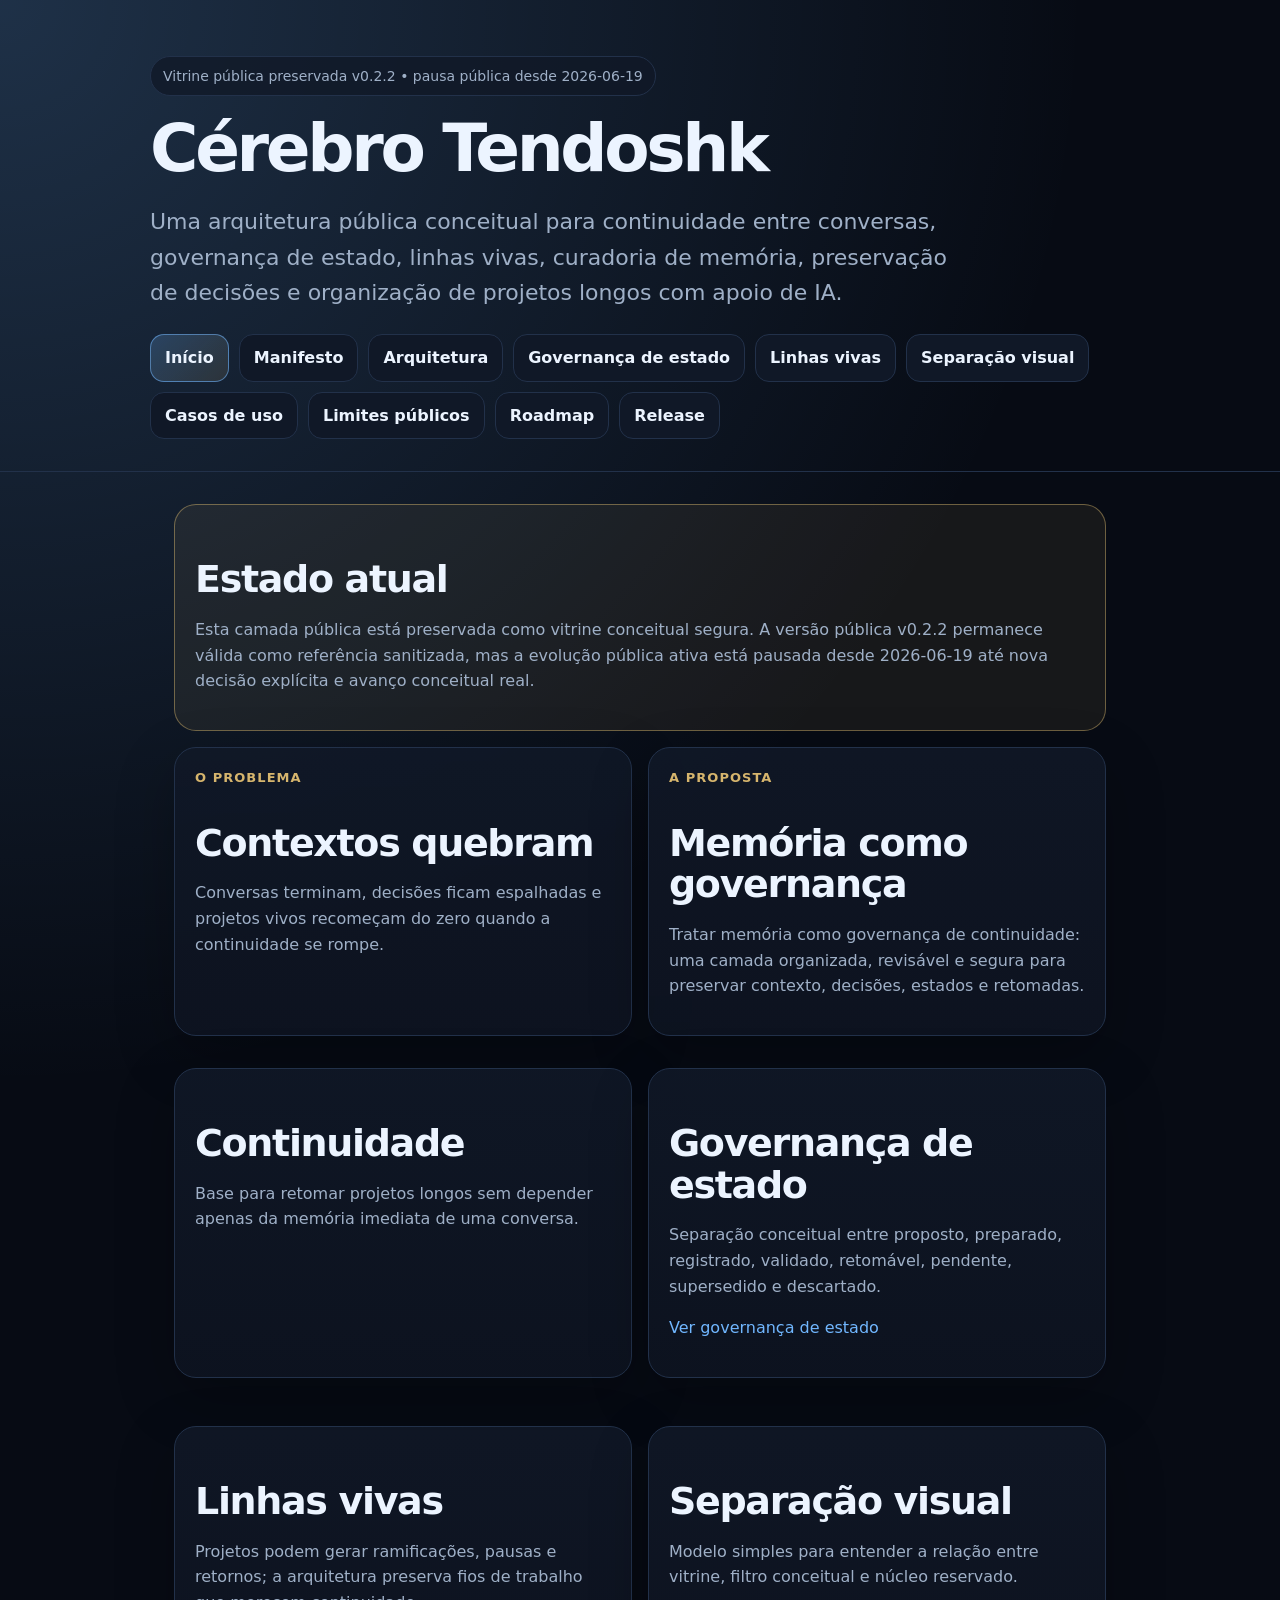
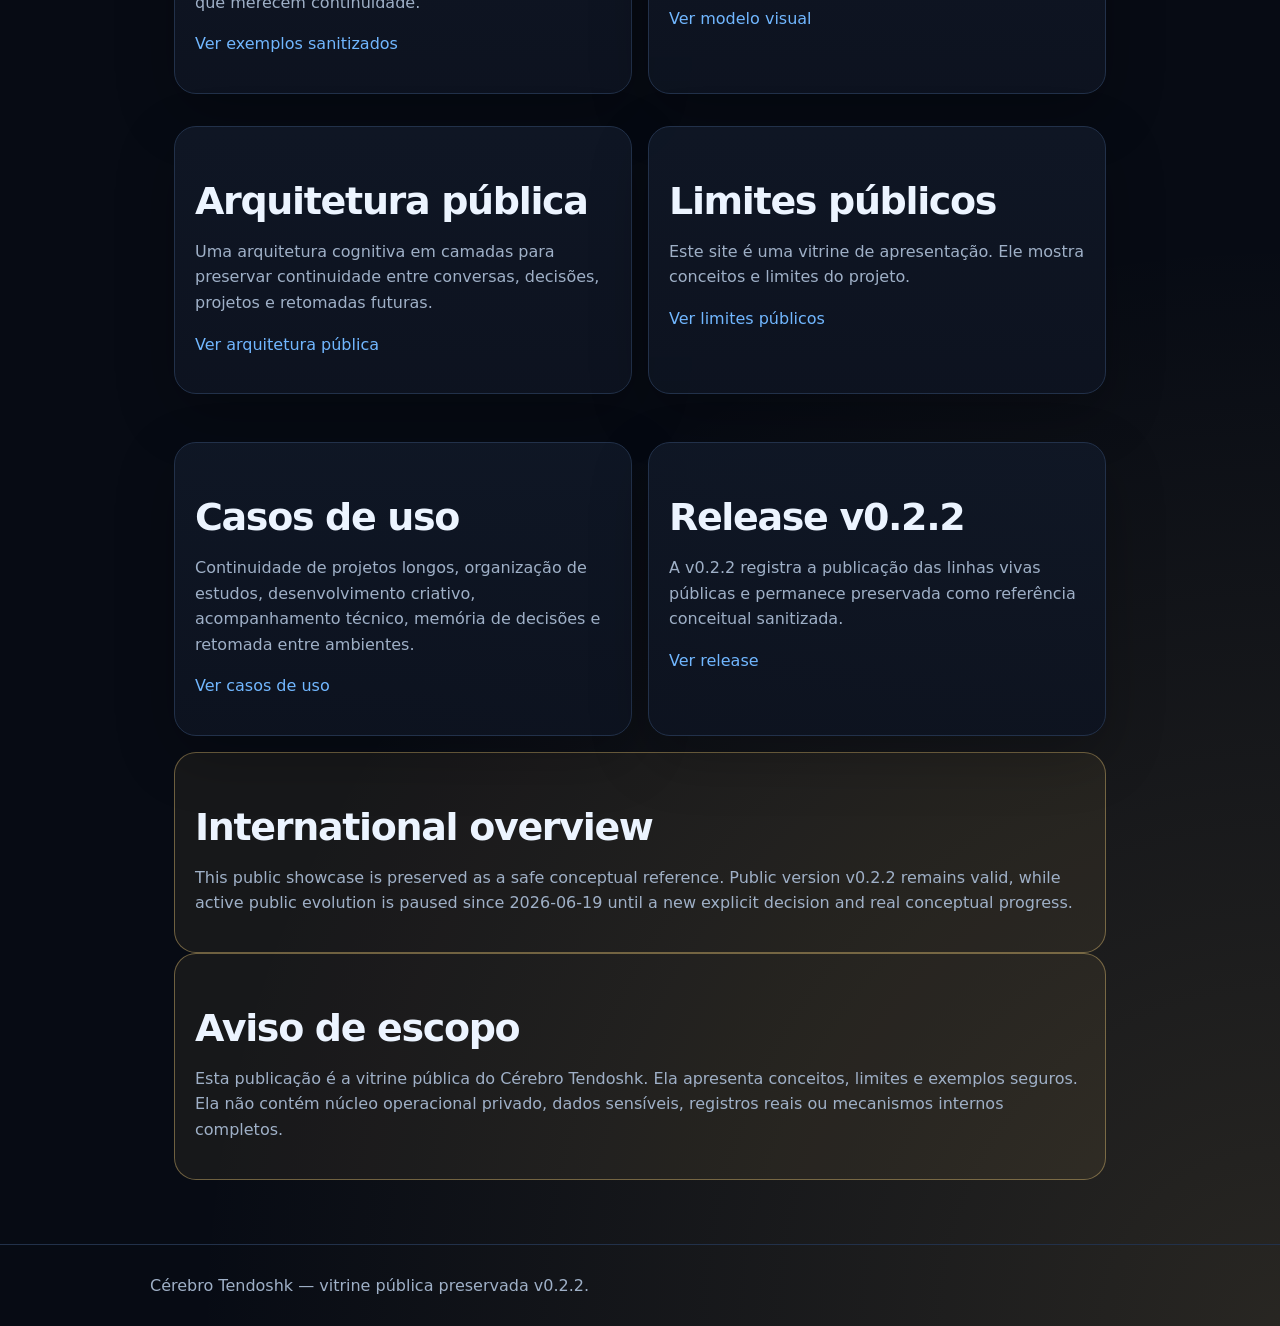
<file: index.html>
<!doctype html>
<html lang="pt-BR">
<head>
  <meta charset="utf-8">
  <meta name="viewport" content="width=device-width, initial-scale=1">
  <meta http-equiv="refresh" content="0; url=site/index.html">
  <title>Cérebro Tendoshk — Vitrine Pública</title>
  <link rel="canonical" href="site/index.html">
</head>
<body>
  <p>Redirecionando para a vitrine pública do Cérebro Tendoshk...</p>
  <p><a href="site/index.html">Abrir vitrine pública</a></p>
</body>
</html>
</file>
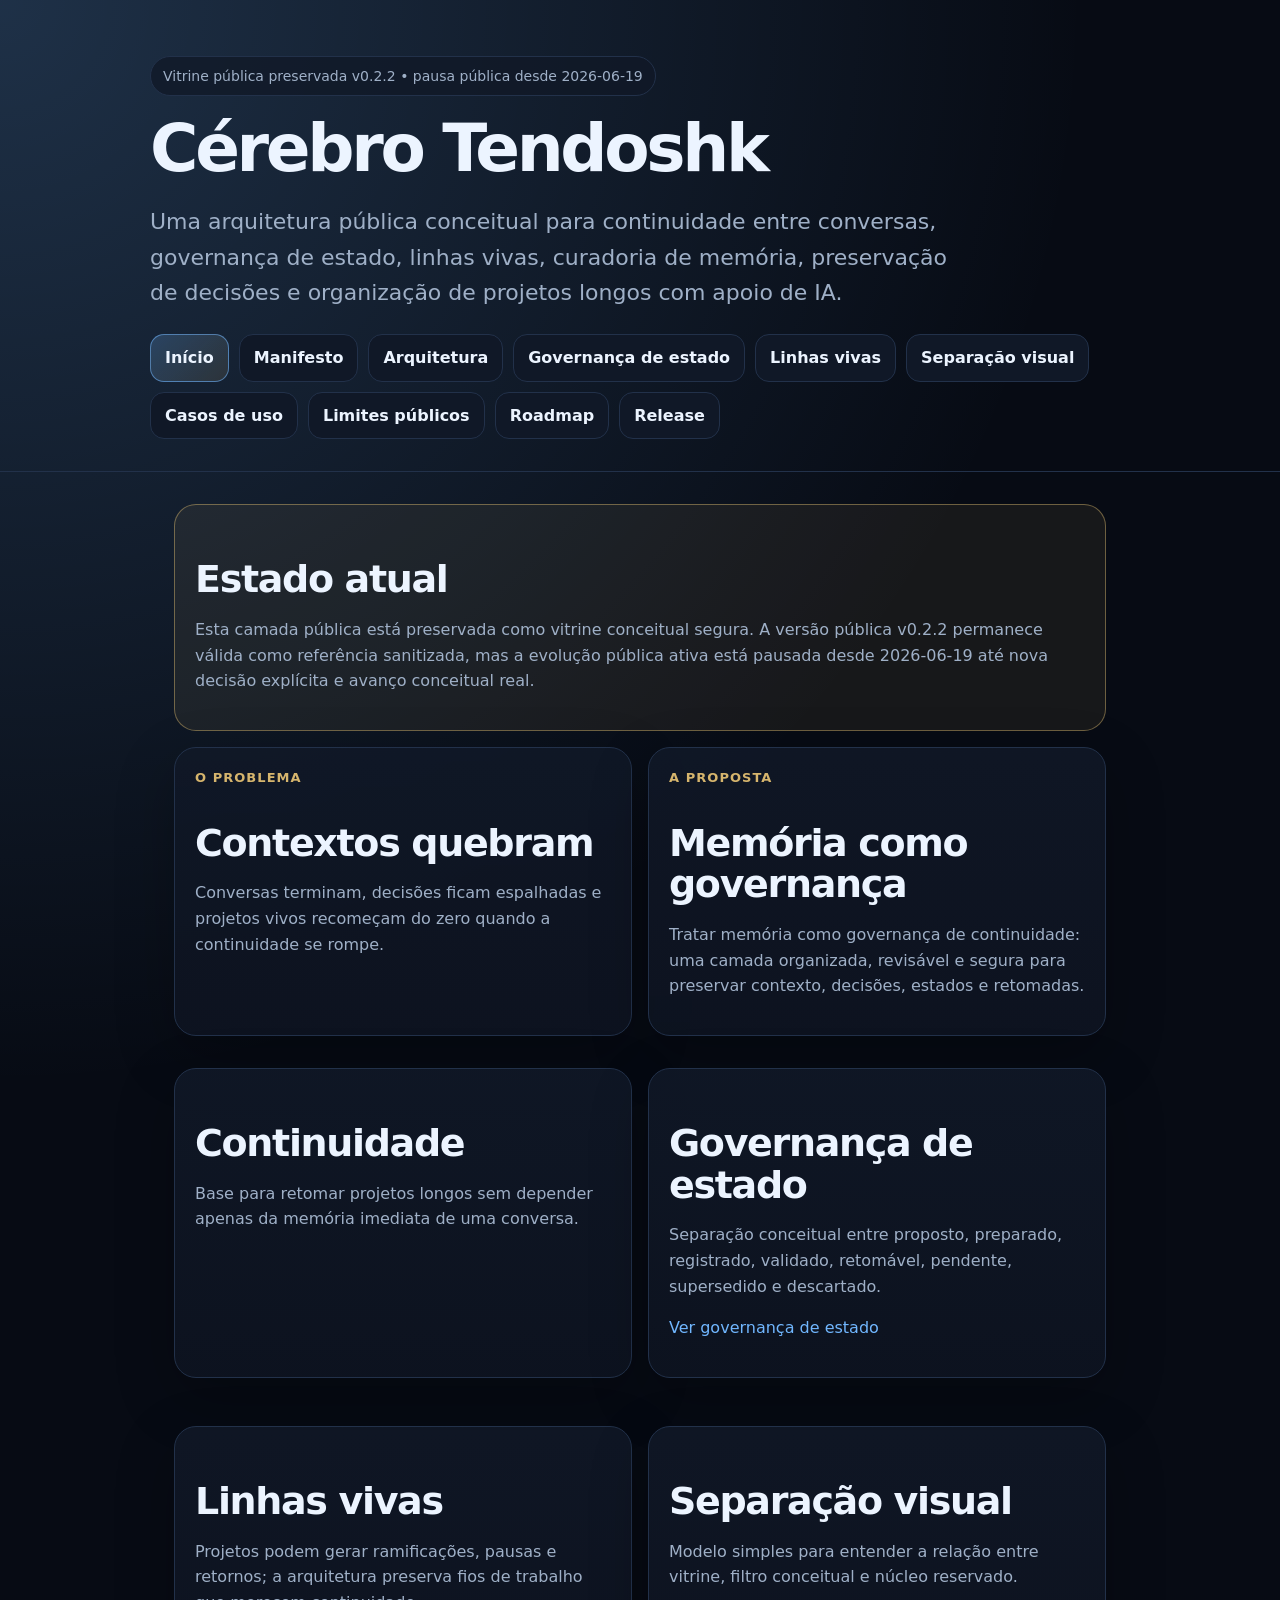
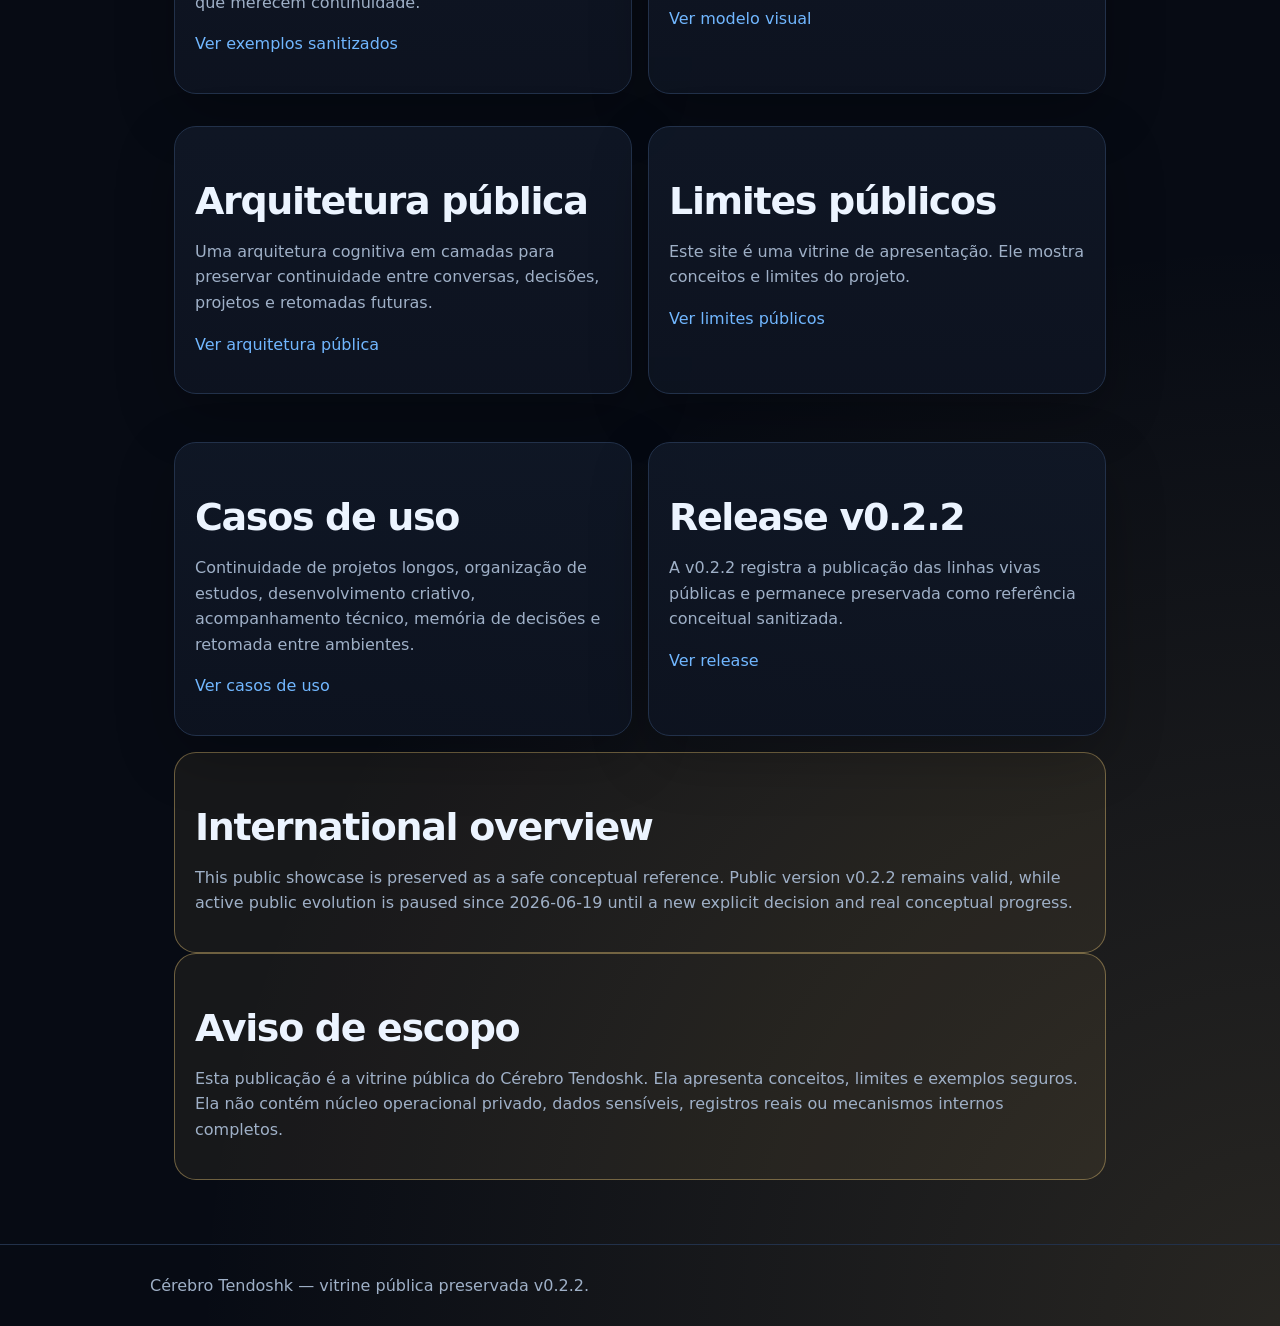
<file: site/index.html>
<!doctype html>
<html lang="pt-BR">
<head>
  <meta charset="utf-8">
  <meta name="viewport" content="width=device-width, initial-scale=1">
  <title>Cérebro Tendoshk — Vitrine Pública Preservada v0.2.2</title>
  <meta name="description" content="Vitrine pública preservada v0.2.2 do Cérebro Tendoshk: continuidade cognitiva, governança de estado, linhas vivas, curadoria de memória e separação entre camadas.">
  <link rel="stylesheet" href="style.css">
</head>
<body>
  <header>
    <div class="wrap">
      <div class="badge">Vitrine pública preservada v0.2.2 • pausa pública desde 2026-06-19</div>
      <h1>Cérebro Tendoshk</h1>
      <p class="lead">Uma arquitetura pública conceitual para continuidade entre conversas, governança de estado, linhas vivas, curadoria de memória, preservação de decisões e organização de projetos longos com apoio de IA.</p>
      <nav class="nav">
        <a class="btn primary" href="index.html">Início</a>
        <a class="btn" href="manifesto.html">Manifesto</a>
        <a class="btn" href="arquitetura.html">Arquitetura</a>
        <a class="btn" href="governanca-de-estado.html">Governança de estado</a>
        <a class="btn" href="linhas-vivas.html">Linhas vivas</a>
        <a class="btn" href="separacao-publico-privado.html">Separação visual</a>
        <a class="btn" href="casos-de-uso.html">Casos de uso</a>
        <a class="btn" href="limites-publicos.html">Limites públicos</a>
        <a class="btn" href="roadmap.html">Roadmap</a>
        <a class="btn" href="release.html">Release</a>
      </nav>
    </div>
  </header>

  <main class="wrap">
    <section class="notice"><h2>Estado atual</h2><p>Esta camada pública está preservada como vitrine conceitual segura. A versão pública v0.2.2 permanece válida como referência sanitizada, mas a evolução pública ativa está pausada desde 2026-06-19 até nova decisão explícita e avanço conceitual real.</p></section>

    <section class="grid">
      <article class="card"><div class="kicker">O problema</div><h2>Contextos quebram</h2><p>Conversas terminam, decisões ficam espalhadas e projetos vivos recomeçam do zero quando a continuidade se rompe.</p></article>
      <article class="card"><div class="kicker">A proposta</div><h2>Memória como governança</h2><p>Tratar memória como governança de continuidade: uma camada organizada, revisável e segura para preservar contexto, decisões, estados e retomadas.</p></article>
    </section>

    <section class="grid">
      <article class="card"><h2>Continuidade</h2><p>Base para retomar projetos longos sem depender apenas da memória imediata de uma conversa.</p></article>
      <article class="card"><h2>Governança de estado</h2><p>Separação conceitual entre proposto, preparado, registrado, validado, retomável, pendente, supersedido e descartado.</p><p><a href="governanca-de-estado.html">Ver governança de estado</a></p></article>
      <article class="card"><h2>Linhas vivas</h2><p>Projetos podem gerar ramificações, pausas e retornos; a arquitetura preserva fios de trabalho que merecem continuidade.</p><p><a href="linhas-vivas.html">Ver exemplos sanitizados</a></p></article>
      <article class="card"><h2>Separação visual</h2><p>Modelo simples para entender a relação entre vitrine, filtro conceitual e núcleo reservado.</p><p><a href="separacao-publico-privado.html">Ver modelo visual</a></p></article>
    </section>

    <section class="grid">
      <article class="card"><h2>Arquitetura pública</h2><p>Uma arquitetura cognitiva em camadas para preservar continuidade entre conversas, decisões, projetos e retomadas futuras.</p><p><a href="arquitetura.html">Ver arquitetura pública</a></p></article>
      <article class="card"><h2>Limites públicos</h2><p>Este site é uma vitrine de apresentação. Ele mostra conceitos e limites do projeto.</p><p><a href="limites-publicos.html">Ver limites públicos</a></p></article>
      <article class="card"><h2>Casos de uso</h2><p>Continuidade de projetos longos, organização de estudos, desenvolvimento criativo, acompanhamento técnico, memória de decisões e retomada entre ambientes.</p><p><a href="casos-de-uso.html">Ver casos de uso</a></p></article>
      <article class="card"><h2>Release v0.2.2</h2><p>A v0.2.2 registra a publicação das linhas vivas públicas e permanece preservada como referência conceitual sanitizada.</p><p><a href="release.html">Ver release</a></p></article>
    </section>

    <section class="notice"><h2>International overview</h2><p>This public showcase is preserved as a safe conceptual reference. Public version v0.2.2 remains valid, while active public evolution is paused since 2026-06-19 until a new explicit decision and real conceptual progress.</p></section>

    <section class="notice"><h2>Aviso de escopo</h2><p>Esta publicação é a vitrine pública do Cérebro Tendoshk. Ela apresenta conceitos, limites e exemplos seguros. Ela não contém núcleo operacional privado, dados sensíveis, registros reais ou mecanismos internos completos.</p></section>
  </main>

  <footer><div class="wrap">Cérebro Tendoshk — vitrine pública preservada v0.2.2.</div></footer>
</body>
</html>
</file>
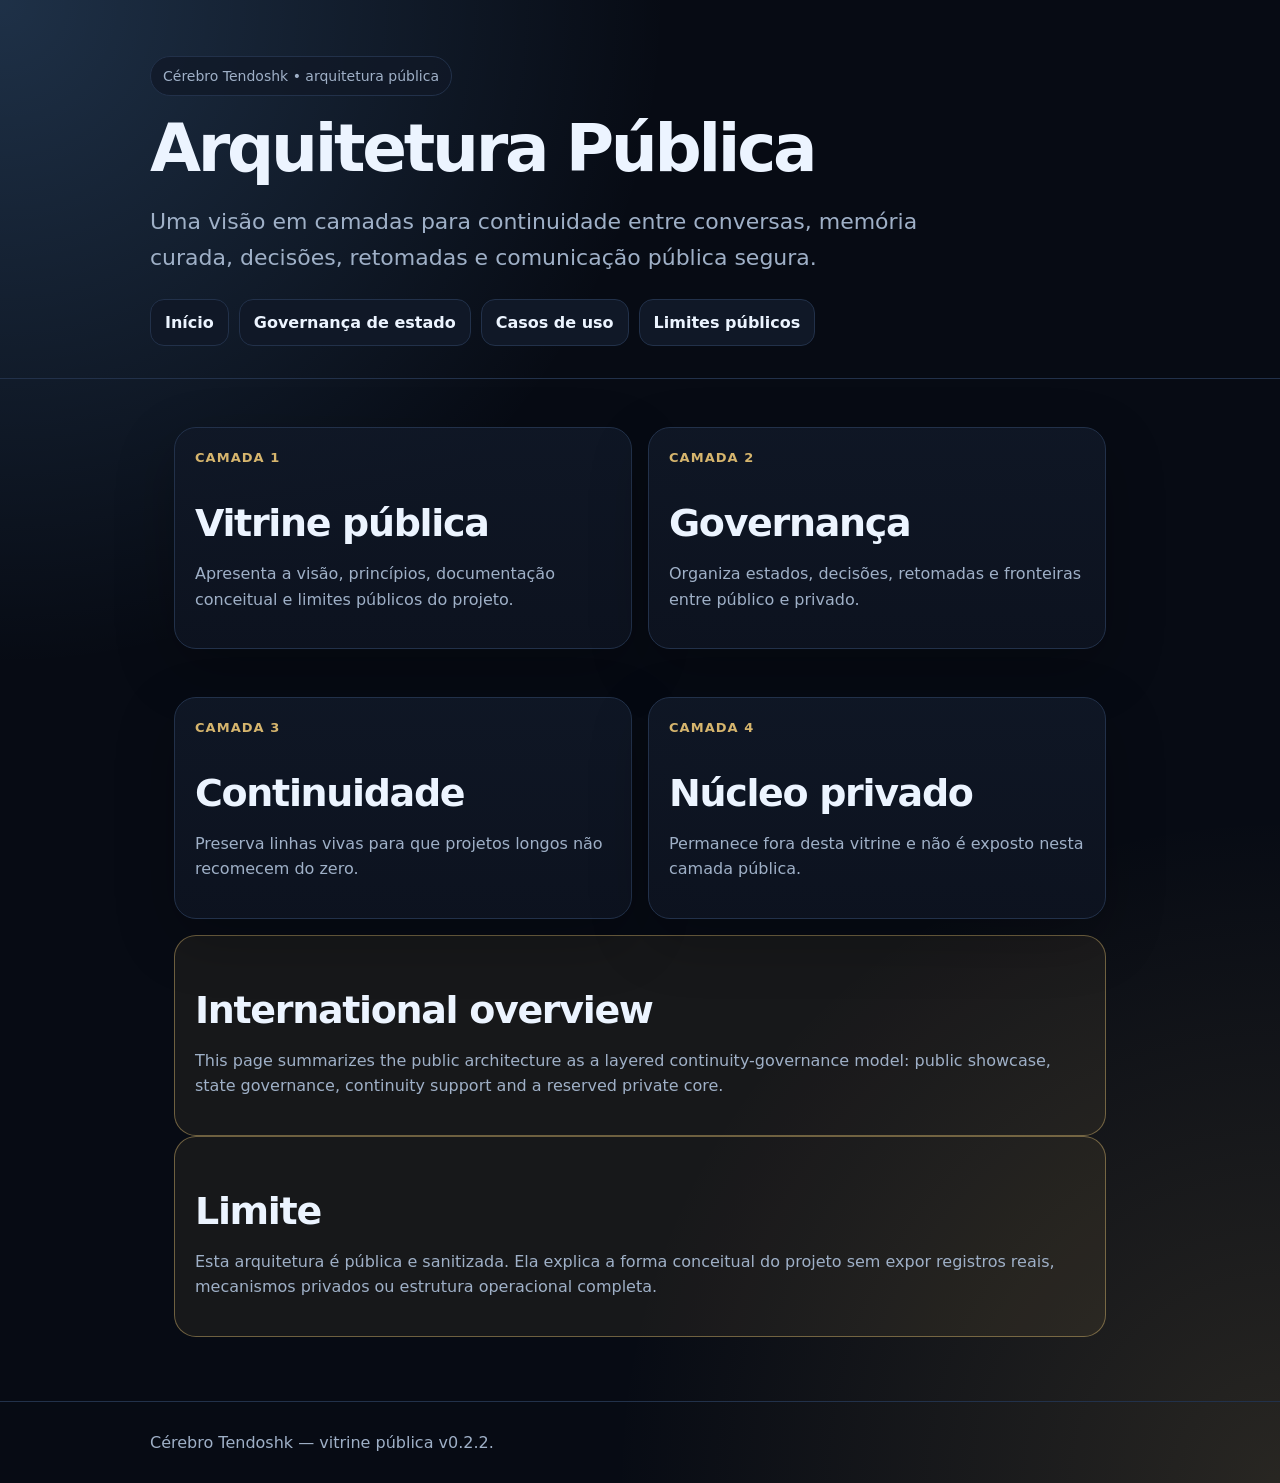
<file: site/arquitetura.html>
<!doctype html>
<html lang="pt-BR">
<head>
  <meta charset="utf-8">
  <meta name="viewport" content="width=device-width, initial-scale=1">
  <title>Arquitetura Pública — Cérebro Tendoshk</title>
  <meta name="description" content="Arquitetura pública sanitizada do Cérebro Tendoshk.">
  <link rel="stylesheet" href="style.css">
</head>
<body>
  <header><div class="wrap">
    <div class="badge">Cérebro Tendoshk • arquitetura pública</div>
    <h1>Arquitetura Pública</h1>
    <p class="lead">Uma visão em camadas para continuidade entre conversas, memória curada, decisões, retomadas e comunicação pública segura.</p>
    <nav class="nav"><a class="btn" href="index.html">Início</a><a class="btn" href="governanca-de-estado.html">Governança de estado</a><a class="btn" href="casos-de-uso.html">Casos de uso</a><a class="btn" href="limites-publicos.html">Limites públicos</a></nav>
  </div></header>
  <main class="wrap">
    <section class="grid">
      <article class="card"><div class="kicker">Camada 1</div><h2>Vitrine pública</h2><p>Apresenta a visão, princípios, documentação conceitual e limites públicos do projeto.</p></article>
      <article class="card"><div class="kicker">Camada 2</div><h2>Governança</h2><p>Organiza estados, decisões, retomadas e fronteiras entre público e privado.</p></article>
      <article class="card"><div class="kicker">Camada 3</div><h2>Continuidade</h2><p>Preserva linhas vivas para que projetos longos não recomecem do zero.</p></article>
      <article class="card"><div class="kicker">Camada 4</div><h2>Núcleo privado</h2><p>Permanece fora desta vitrine e não é exposto nesta camada pública.</p></article>
    </section>
    <section class="notice"><h2>International overview</h2><p>This page summarizes the public architecture as a layered continuity-governance model: public showcase, state governance, continuity support and a reserved private core.</p></section>
    <section class="notice"><h2>Limite</h2><p>Esta arquitetura é pública e sanitizada. Ela explica a forma conceitual do projeto sem expor registros reais, mecanismos privados ou estrutura operacional completa.</p></section>
  </main>
  <footer><div class="wrap">Cérebro Tendoshk — vitrine pública v0.2.2.</div></footer>
</body>
</html>
</file>
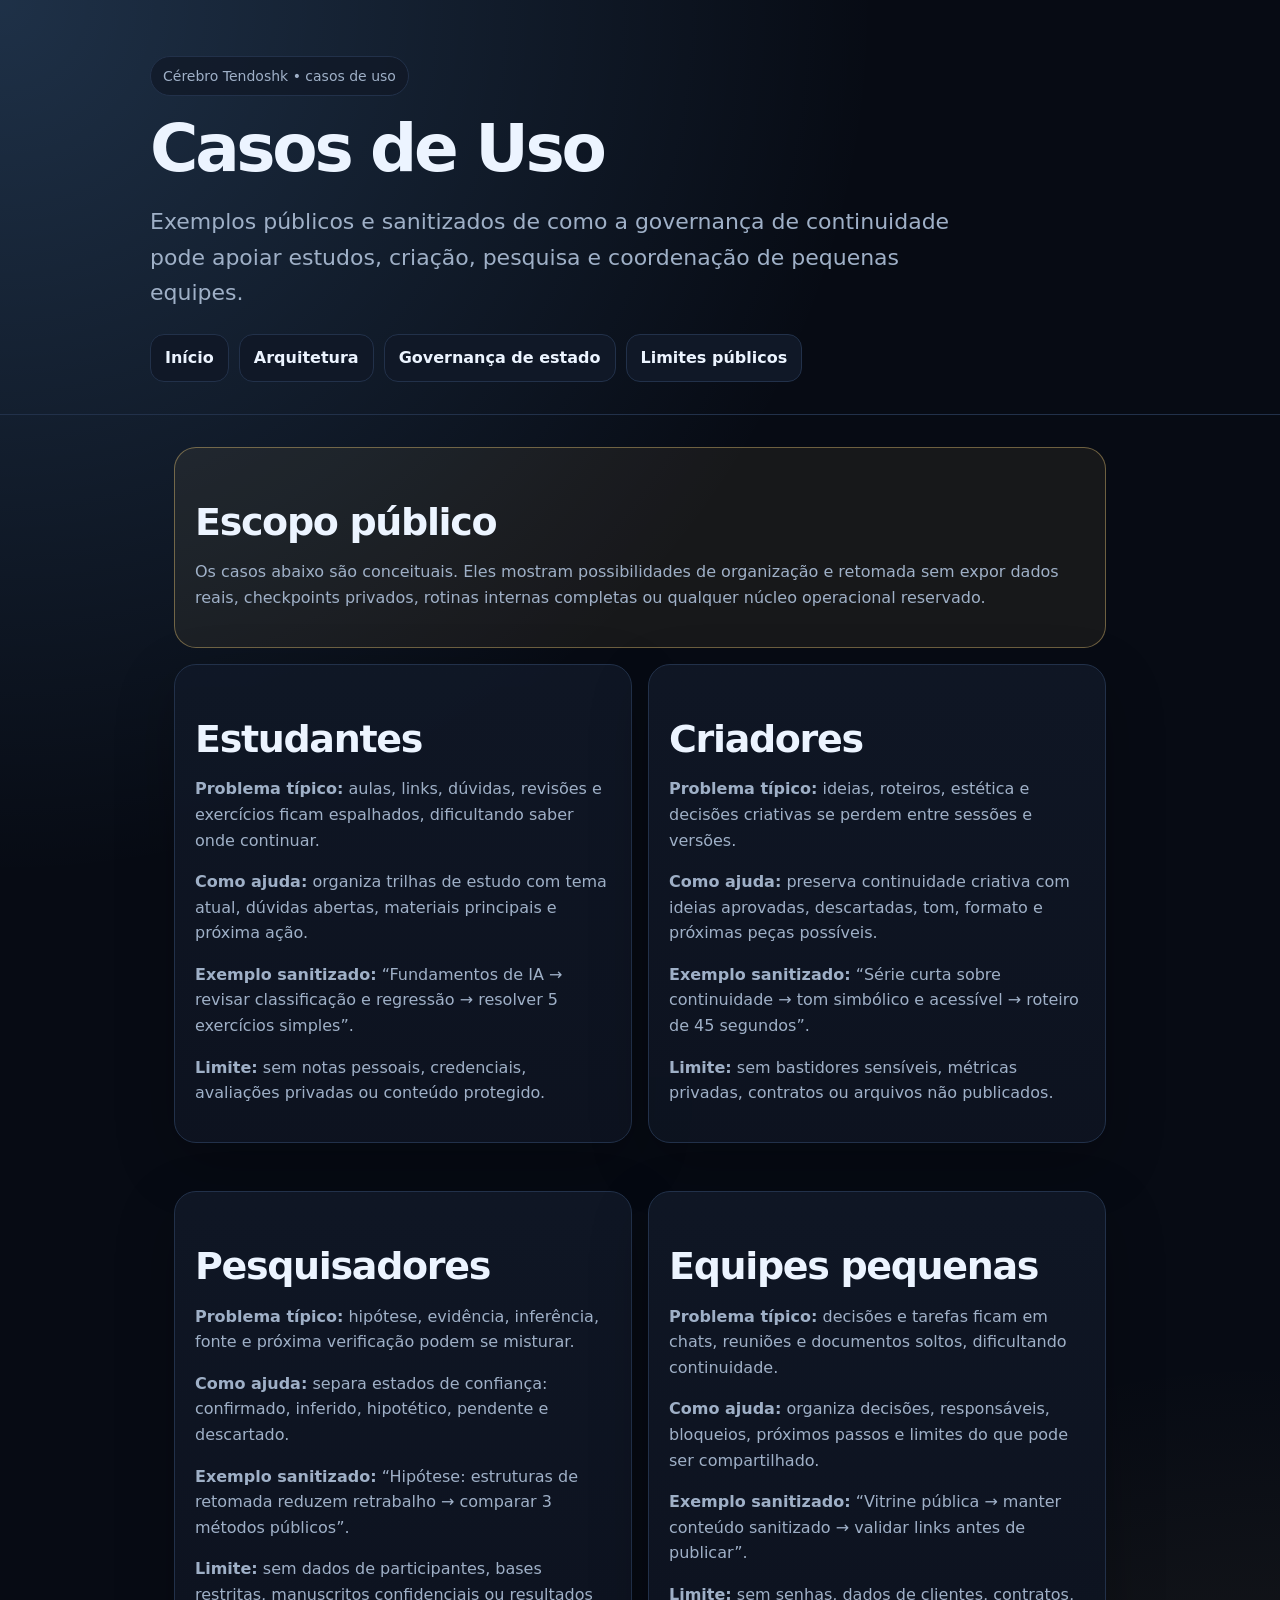
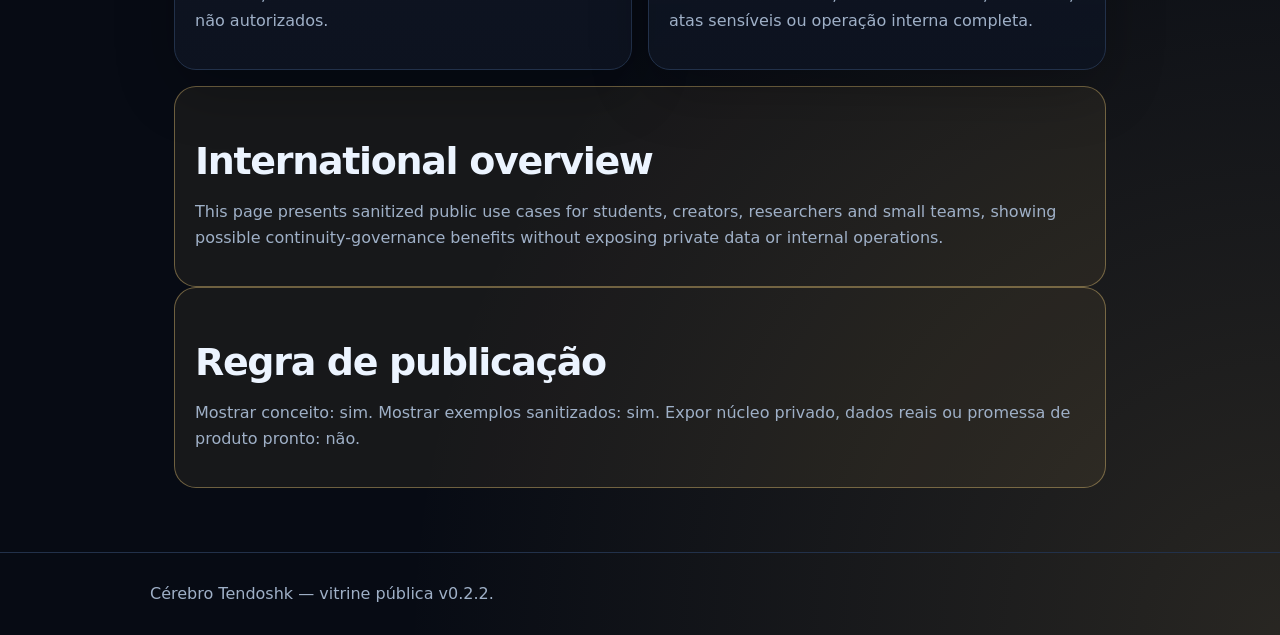
<file: site/casos-de-uso.html>
<!doctype html>
<html lang="pt-BR">
<head>
  <meta charset="utf-8">
  <meta name="viewport" content="width=device-width, initial-scale=1">
  <title>Casos de Uso — Cérebro Tendoshk</title>
  <meta name="description" content="Casos de uso públicos e sanitizados do Cérebro Tendoshk para estudantes, criadores, pesquisadores e equipes pequenas.">
  <link rel="stylesheet" href="style.css">
</head>
<body>
  <header><div class="wrap">
    <div class="badge">Cérebro Tendoshk • casos de uso</div>
    <h1>Casos de Uso</h1>
    <p class="lead">Exemplos públicos e sanitizados de como a governança de continuidade pode apoiar estudos, criação, pesquisa e coordenação de pequenas equipes.</p>
    <nav class="nav"><a class="btn" href="index.html">Início</a><a class="btn" href="arquitetura.html">Arquitetura</a><a class="btn" href="governanca-de-estado.html">Governança de estado</a><a class="btn" href="limites-publicos.html">Limites públicos</a></nav>
  </div></header>
  <main class="wrap">
    <section class="notice">
      <h2>Escopo público</h2>
      <p>Os casos abaixo são conceituais. Eles mostram possibilidades de organização e retomada sem expor dados reais, checkpoints privados, rotinas internas completas ou qualquer núcleo operacional reservado.</p>
    </section>

    <section class="grid">
      <article class="card">
        <h2>Estudantes</h2>
        <p><strong>Problema típico:</strong> aulas, links, dúvidas, revisões e exercícios ficam espalhados, dificultando saber onde continuar.</p>
        <p><strong>Como ajuda:</strong> organiza trilhas de estudo com tema atual, dúvidas abertas, materiais principais e próxima ação.</p>
        <p><strong>Exemplo sanitizado:</strong> “Fundamentos de IA → revisar classificação e regressão → resolver 5 exercícios simples”.</p>
        <p><strong>Limite:</strong> sem notas pessoais, credenciais, avaliações privadas ou conteúdo protegido.</p>
      </article>

      <article class="card">
        <h2>Criadores</h2>
        <p><strong>Problema típico:</strong> ideias, roteiros, estética e decisões criativas se perdem entre sessões e versões.</p>
        <p><strong>Como ajuda:</strong> preserva continuidade criativa com ideias aprovadas, descartadas, tom, formato e próximas peças possíveis.</p>
        <p><strong>Exemplo sanitizado:</strong> “Série curta sobre continuidade → tom simbólico e acessível → roteiro de 45 segundos”.</p>
        <p><strong>Limite:</strong> sem bastidores sensíveis, métricas privadas, contratos ou arquivos não publicados.</p>
      </article>

      <article class="card">
        <h2>Pesquisadores</h2>
        <p><strong>Problema típico:</strong> hipótese, evidência, inferência, fonte e próxima verificação podem se misturar.</p>
        <p><strong>Como ajuda:</strong> separa estados de confiança: confirmado, inferido, hipotético, pendente e descartado.</p>
        <p><strong>Exemplo sanitizado:</strong> “Hipótese: estruturas de retomada reduzem retrabalho → comparar 3 métodos públicos”.</p>
        <p><strong>Limite:</strong> sem dados de participantes, bases restritas, manuscritos confidenciais ou resultados não autorizados.</p>
      </article>

      <article class="card">
        <h2>Equipes pequenas</h2>
        <p><strong>Problema típico:</strong> decisões e tarefas ficam em chats, reuniões e documentos soltos, dificultando continuidade.</p>
        <p><strong>Como ajuda:</strong> organiza decisões, responsáveis, bloqueios, próximos passos e limites do que pode ser compartilhado.</p>
        <p><strong>Exemplo sanitizado:</strong> “Vitrine pública → manter conteúdo sanitizado → validar links antes de publicar”.</p>
        <p><strong>Limite:</strong> sem senhas, dados de clientes, contratos, atas sensíveis ou operação interna completa.</p>
      </article>
    </section>

    <section class="notice"><h2>International overview</h2><p>This page presents sanitized public use cases for students, creators, researchers and small teams, showing possible continuity-governance benefits without exposing private data or internal operations.</p></section>
    <section class="notice">
      <h2>Regra de publicação</h2>
      <p>Mostrar conceito: sim. Mostrar exemplos sanitizados: sim. Expor núcleo privado, dados reais ou promessa de produto pronto: não.</p>
    </section>
  </main>
  <footer><div class="wrap">Cérebro Tendoshk — vitrine pública v0.2.2.</div></footer>
</body>
</html>
</file>
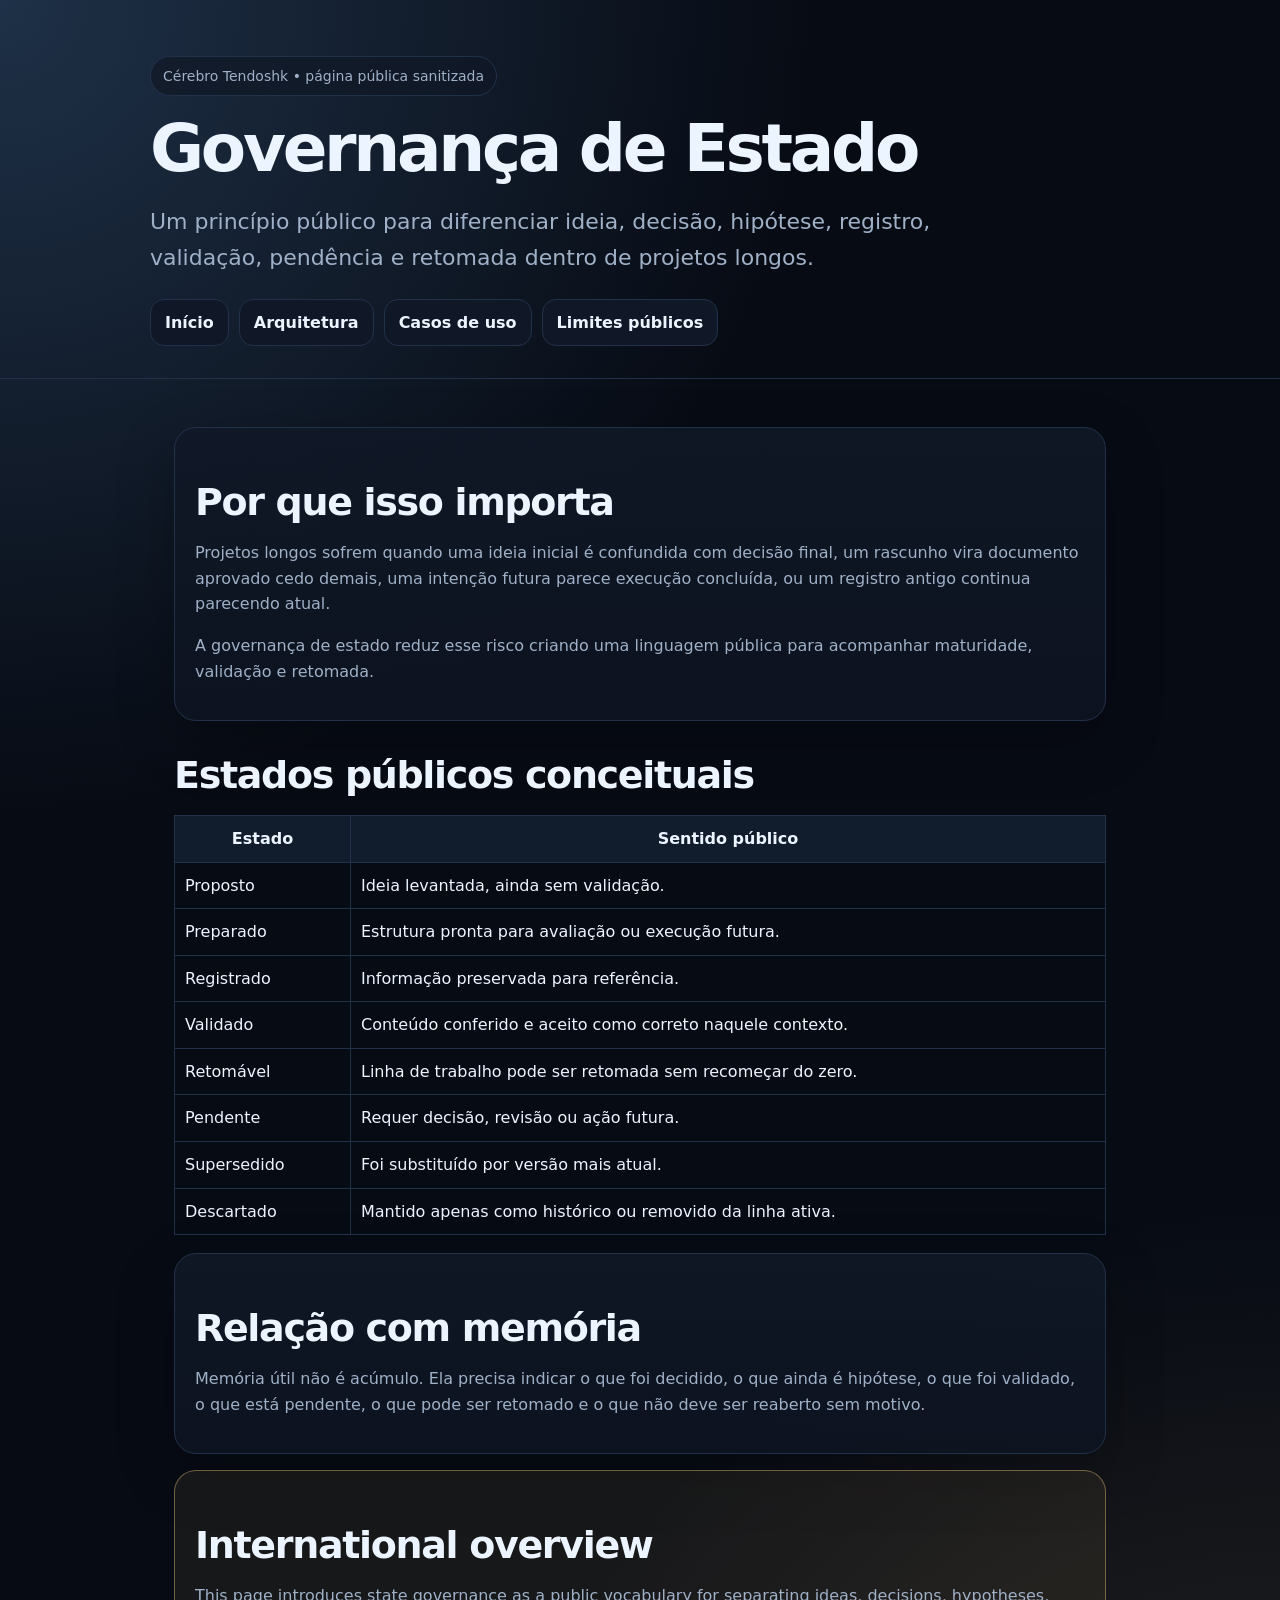
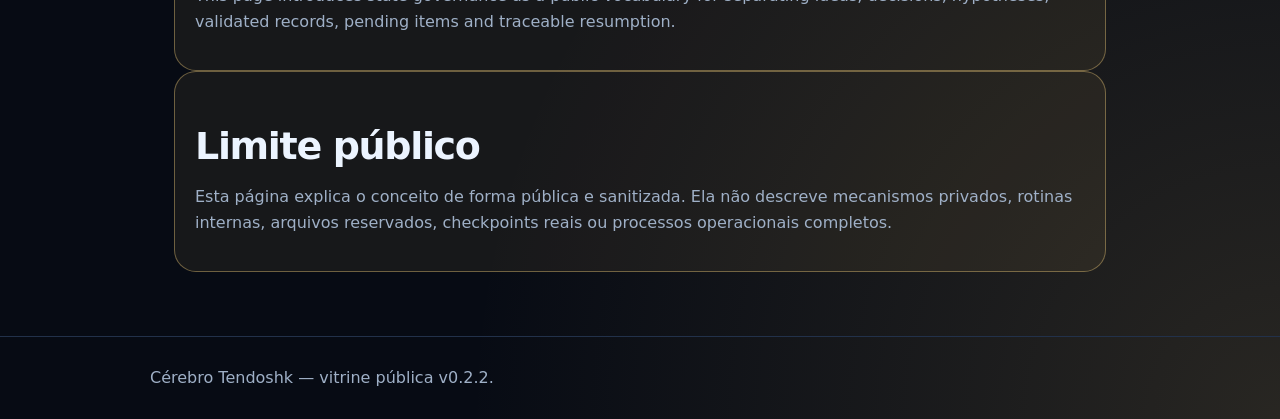
<file: site/governanca-de-estado.html>
<!doctype html>
<html lang="pt-BR">
<head>
  <meta charset="utf-8">
  <meta name="viewport" content="width=device-width, initial-scale=1">
  <title>Governança de Estado — Cérebro Tendoshk</title>
  <meta name="description" content="Página pública sanitizada sobre governança de estado no Cérebro Tendoshk.">
  <link rel="stylesheet" href="style.css">
</head>
<body>
  <header><div class="wrap">
    <div class="badge">Cérebro Tendoshk • página pública sanitizada</div>
    <h1>Governança de Estado</h1>
    <p class="lead">Um princípio público para diferenciar ideia, decisão, hipótese, registro, validação, pendência e retomada dentro de projetos longos.</p>
    <nav class="nav"><a class="btn" href="index.html">Início</a><a class="btn" href="arquitetura.html">Arquitetura</a><a class="btn" href="casos-de-uso.html">Casos de uso</a><a class="btn" href="limites-publicos.html">Limites públicos</a></nav>
  </div></header>
  <main class="wrap">
    <section class="card">
      <h2>Por que isso importa</h2>
      <p>Projetos longos sofrem quando uma ideia inicial é confundida com decisão final, um rascunho vira documento aprovado cedo demais, uma intenção futura parece execução concluída, ou um registro antigo continua parecendo atual.</p>
      <p>A governança de estado reduz esse risco criando uma linguagem pública para acompanhar maturidade, validação e retomada.</p>
    </section>
    <section>
      <h2>Estados públicos conceituais</h2>
      <table>
        <tr><th>Estado</th><th>Sentido público</th></tr>
        <tr><td>Proposto</td><td>Ideia levantada, ainda sem validação.</td></tr>
        <tr><td>Preparado</td><td>Estrutura pronta para avaliação ou execução futura.</td></tr>
        <tr><td>Registrado</td><td>Informação preservada para referência.</td></tr>
        <tr><td>Validado</td><td>Conteúdo conferido e aceito como correto naquele contexto.</td></tr>
        <tr><td>Retomável</td><td>Linha de trabalho pode ser retomada sem recomeçar do zero.</td></tr>
        <tr><td>Pendente</td><td>Requer decisão, revisão ou ação futura.</td></tr>
        <tr><td>Supersedido</td><td>Foi substituído por versão mais atual.</td></tr>
        <tr><td>Descartado</td><td>Mantido apenas como histórico ou removido da linha ativa.</td></tr>
      </table>
    </section>
    <section class="card">
      <h2>Relação com memória</h2>
      <p>Memória útil não é acúmulo. Ela precisa indicar o que foi decidido, o que ainda é hipótese, o que foi validado, o que está pendente, o que pode ser retomado e o que não deve ser reaberto sem motivo.</p>
    </section>
    <section class="notice"><h2>International overview</h2><p>This page introduces state governance as a public vocabulary for separating ideas, decisions, hypotheses, validated records, pending items and traceable resumption.</p></section>
    <section class="notice">
      <h2>Limite público</h2>
      <p>Esta página explica o conceito de forma pública e sanitizada. Ela não descreve mecanismos privados, rotinas internas, arquivos reservados, checkpoints reais ou processos operacionais completos.</p>
    </section>
  </main>
  <footer><div class="wrap">Cérebro Tendoshk — vitrine pública v0.2.2.</div></footer>
</body>
</html>
</file>
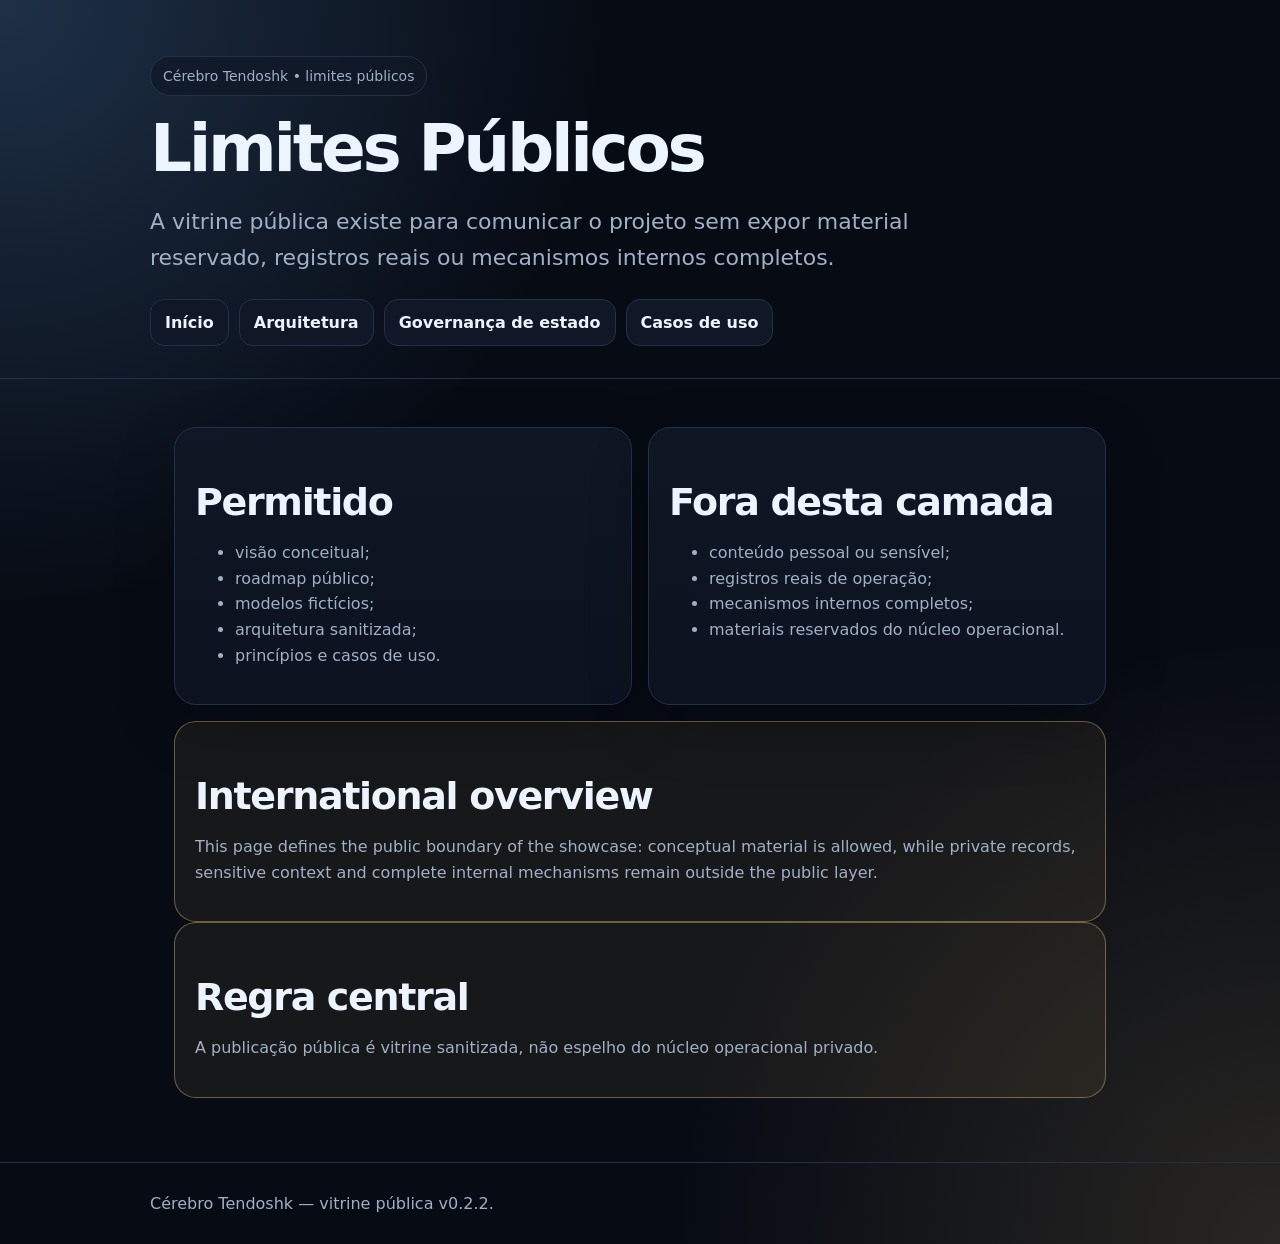
<file: site/limites-publicos.html>
<!doctype html>
<html lang="pt-BR">
<head>
  <meta charset="utf-8">
  <meta name="viewport" content="width=device-width, initial-scale=1">
  <title>Limites Públicos — Cérebro Tendoshk</title>
  <meta name="description" content="Limites públicos e sanitizados do Cérebro Tendoshk.">
  <link rel="stylesheet" href="style.css">
</head>
<body>
  <header><div class="wrap">
    <div class="badge">Cérebro Tendoshk • limites públicos</div>
    <h1>Limites Públicos</h1>
    <p class="lead">A vitrine pública existe para comunicar o projeto sem expor material reservado, registros reais ou mecanismos internos completos.</p>
    <nav class="nav"><a class="btn" href="index.html">Início</a><a class="btn" href="arquitetura.html">Arquitetura</a><a class="btn" href="governanca-de-estado.html">Governança de estado</a><a class="btn" href="casos-de-uso.html">Casos de uso</a></nav>
  </div></header>
  <main class="wrap">
    <section class="grid">
      <article class="card"><h2>Permitido</h2><ul><li>visão conceitual;</li><li>roadmap público;</li><li>modelos fictícios;</li><li>arquitetura sanitizada;</li><li>princípios e casos de uso.</li></ul></article>
      <article class="card"><h2>Fora desta camada</h2><ul><li>conteúdo pessoal ou sensível;</li><li>registros reais de operação;</li><li>mecanismos internos completos;</li><li>materiais reservados do núcleo operacional.</li></ul></article>
    </section>
    <section class="notice"><h2>International overview</h2><p>This page defines the public boundary of the showcase: conceptual material is allowed, while private records, sensitive context and complete internal mechanisms remain outside the public layer.</p></section>
    <section class="notice"><h2>Regra central</h2><p>A publicação pública é vitrine sanitizada, não espelho do núcleo operacional privado.</p></section>
  </main>
  <footer><div class="wrap">Cérebro Tendoshk — vitrine pública v0.2.2.</div></footer>
</body>
</html>
</file>
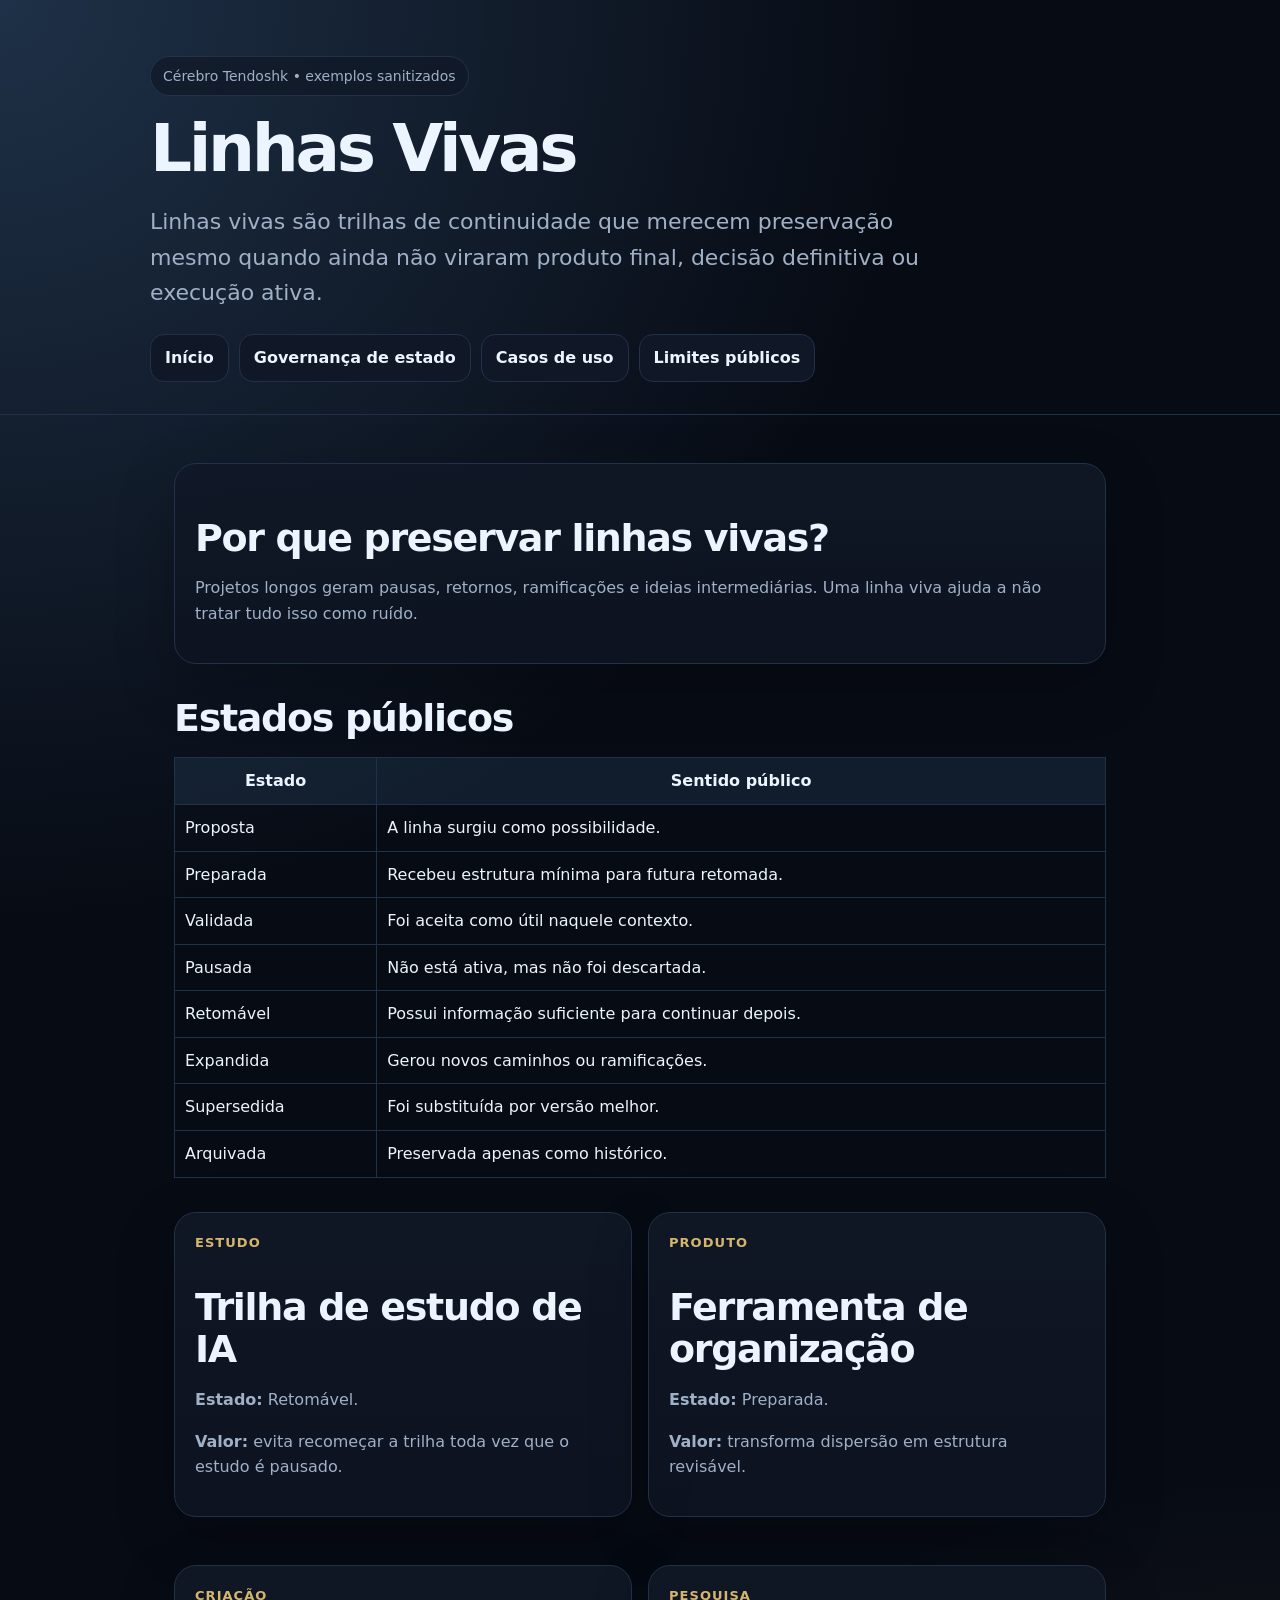
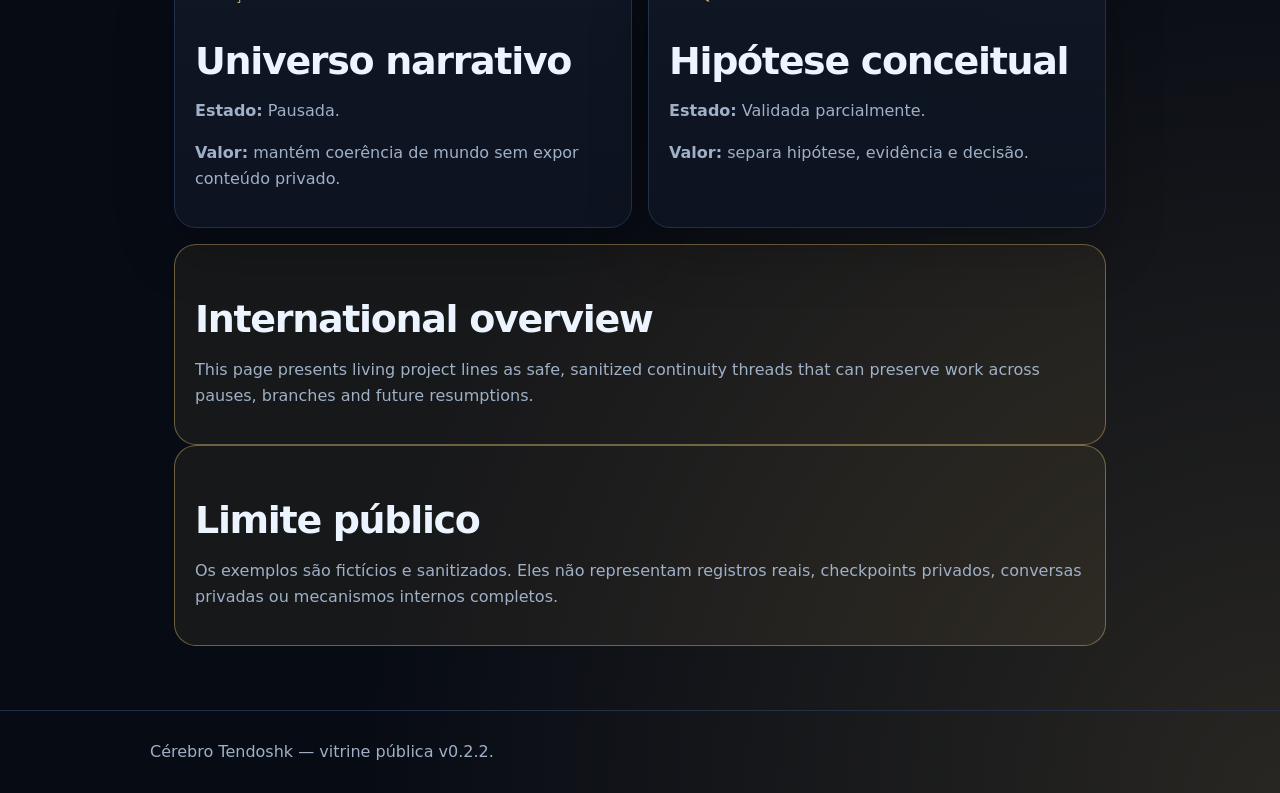
<file: site/linhas-vivas.html>
<!doctype html>
<html lang="pt-BR">
<head>
  <meta charset="utf-8">
  <meta name="viewport" content="width=device-width, initial-scale=1">
  <title>Linhas Vivas — Cérebro Tendoshk</title>
  <meta name="description" content="Exemplos públicos e sanitizados de linhas vivas de projeto no Cérebro Tendoshk.">
  <link rel="stylesheet" href="style.css">
</head>
<body>
  <header><div class="wrap">
    <div class="badge">Cérebro Tendoshk • exemplos sanitizados</div>
    <h1>Linhas Vivas</h1>
    <p class="lead">Linhas vivas são trilhas de continuidade que merecem preservação mesmo quando ainda não viraram produto final, decisão definitiva ou execução ativa.</p>
    <nav class="nav"><a class="btn" href="index.html">Início</a><a class="btn" href="governanca-de-estado.html">Governança de estado</a><a class="btn" href="casos-de-uso.html">Casos de uso</a><a class="btn" href="limites-publicos.html">Limites públicos</a></nav>
  </div></header>
  <main class="wrap">
    <section class="card"><h2>Por que preservar linhas vivas?</h2><p>Projetos longos geram pausas, retornos, ramificações e ideias intermediárias. Uma linha viva ajuda a não tratar tudo isso como ruído.</p></section>
    <section><h2>Estados públicos</h2><table><tr><th>Estado</th><th>Sentido público</th></tr><tr><td>Proposta</td><td>A linha surgiu como possibilidade.</td></tr><tr><td>Preparada</td><td>Recebeu estrutura mínima para futura retomada.</td></tr><tr><td>Validada</td><td>Foi aceita como útil naquele contexto.</td></tr><tr><td>Pausada</td><td>Não está ativa, mas não foi descartada.</td></tr><tr><td>Retomável</td><td>Possui informação suficiente para continuar depois.</td></tr><tr><td>Expandida</td><td>Gerou novos caminhos ou ramificações.</td></tr><tr><td>Supersedida</td><td>Foi substituída por versão melhor.</td></tr><tr><td>Arquivada</td><td>Preservada apenas como histórico.</td></tr></table></section>
    <section class="grid">
      <article class="card"><div class="kicker">Estudo</div><h2>Trilha de estudo de IA</h2><p><strong>Estado:</strong> Retomável.</p><p><strong>Valor:</strong> evita recomeçar a trilha toda vez que o estudo é pausado.</p></article>
      <article class="card"><div class="kicker">Produto</div><h2>Ferramenta de organização</h2><p><strong>Estado:</strong> Preparada.</p><p><strong>Valor:</strong> transforma dispersão em estrutura revisável.</p></article>
      <article class="card"><div class="kicker">Criação</div><h2>Universo narrativo</h2><p><strong>Estado:</strong> Pausada.</p><p><strong>Valor:</strong> mantém coerência de mundo sem expor conteúdo privado.</p></article>
      <article class="card"><div class="kicker">Pesquisa</div><h2>Hipótese conceitual</h2><p><strong>Estado:</strong> Validada parcialmente.</p><p><strong>Valor:</strong> separa hipótese, evidência e decisão.</p></article>
    </section>
    <section class="notice"><h2>International overview</h2><p>This page presents living project lines as safe, sanitized continuity threads that can preserve work across pauses, branches and future resumptions.</p></section>
    <section class="notice"><h2>Limite público</h2><p>Os exemplos são fictícios e sanitizados. Eles não representam registros reais, checkpoints privados, conversas privadas ou mecanismos internos completos.</p></section>
  </main>
  <footer><div class="wrap">Cérebro Tendoshk — vitrine pública v0.2.2.</div></footer>
</body>
</html>
</file>
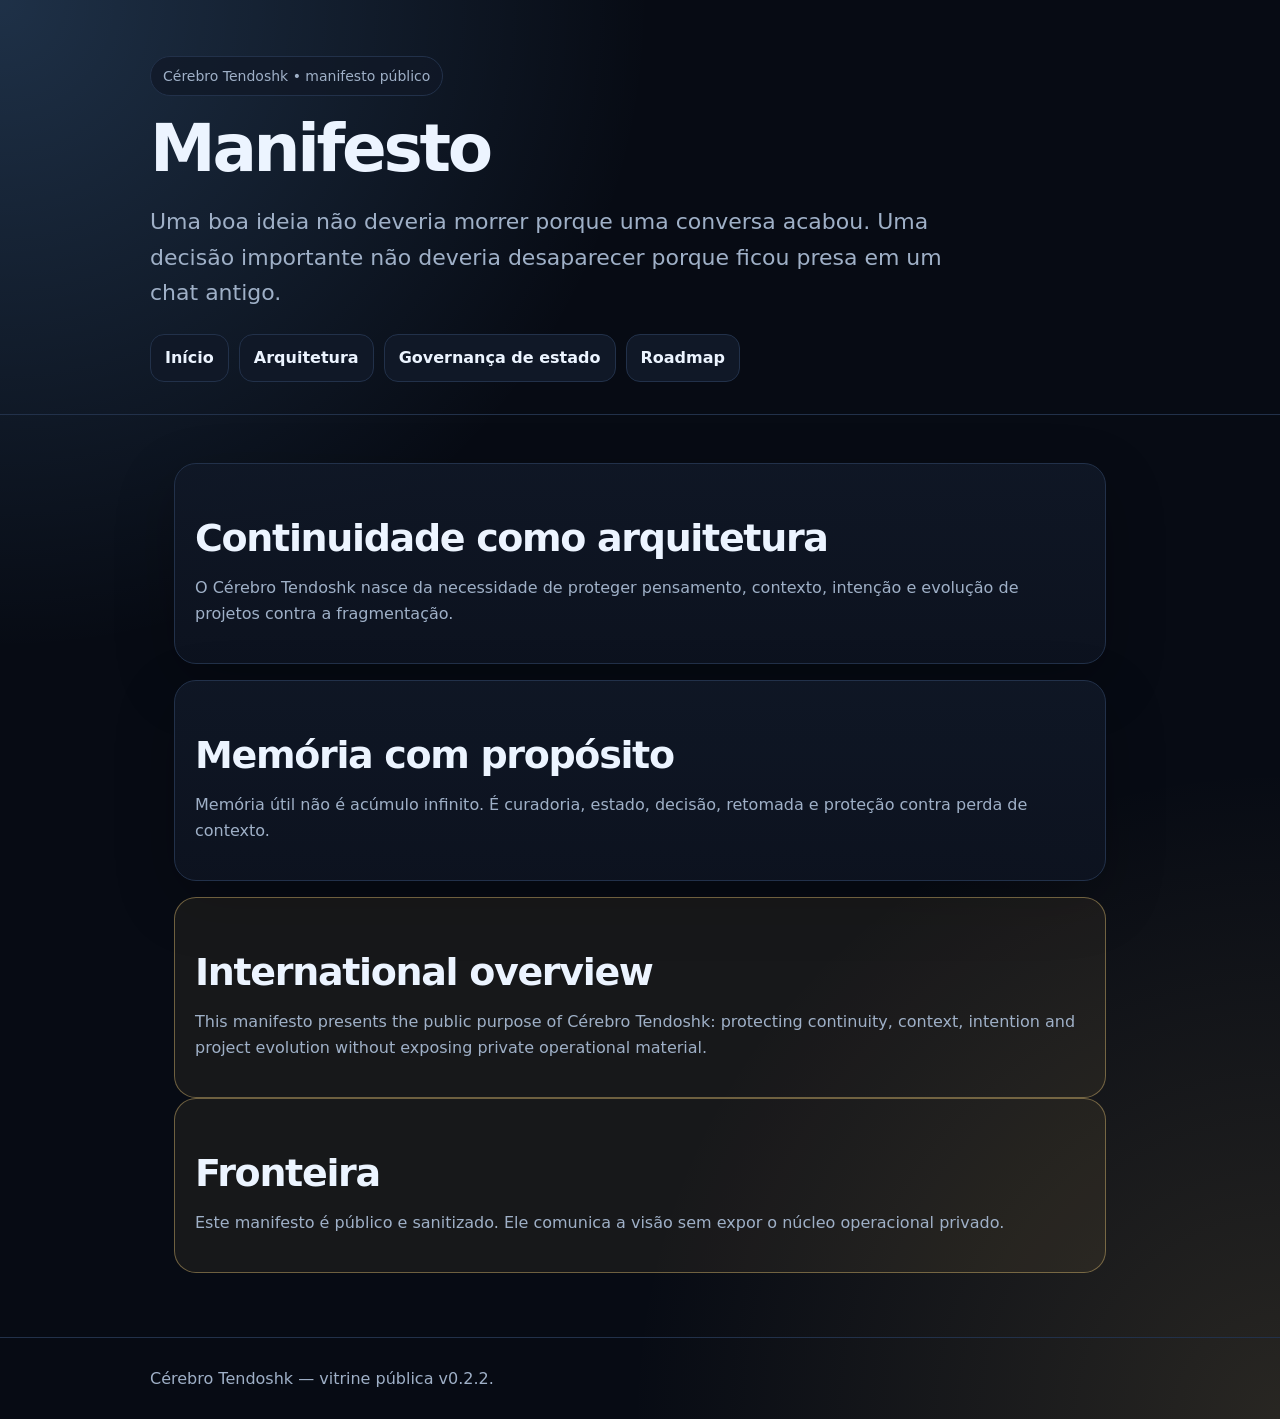
<file: site/manifesto.html>
<!doctype html>
<html lang="pt-BR">
<head>
  <meta charset="utf-8">
  <meta name="viewport" content="width=device-width, initial-scale=1">
  <title>Manifesto — Cérebro Tendoshk</title>
  <meta name="description" content="Manifesto público sanitizado do Cérebro Tendoshk.">
  <link rel="stylesheet" href="style.css">
</head>
<body>
  <header><div class="wrap">
    <div class="badge">Cérebro Tendoshk • manifesto público</div>
    <h1>Manifesto</h1>
    <p class="lead">Uma boa ideia não deveria morrer porque uma conversa acabou. Uma decisão importante não deveria desaparecer porque ficou presa em um chat antigo.</p>
    <nav class="nav"><a class="btn" href="index.html">Início</a><a class="btn" href="arquitetura.html">Arquitetura</a><a class="btn" href="governanca-de-estado.html">Governança de estado</a><a class="btn" href="roadmap.html">Roadmap</a></nav>
  </div></header>
  <main class="wrap">
    <section class="card"><h2>Continuidade como arquitetura</h2><p>O Cérebro Tendoshk nasce da necessidade de proteger pensamento, contexto, intenção e evolução de projetos contra a fragmentação.</p></section>
    <section class="card"><h2>Memória com propósito</h2><p>Memória útil não é acúmulo infinito. É curadoria, estado, decisão, retomada e proteção contra perda de contexto.</p></section>
    <section class="notice"><h2>International overview</h2><p>This manifesto presents the public purpose of Cérebro Tendoshk: protecting continuity, context, intention and project evolution without exposing private operational material.</p></section>
    <section class="notice"><h2>Fronteira</h2><p>Este manifesto é público e sanitizado. Ele comunica a visão sem expor o núcleo operacional privado.</p></section>
  </main>
  <footer><div class="wrap">Cérebro Tendoshk — vitrine pública v0.2.2.</div></footer>
</body>
</html>
</file>
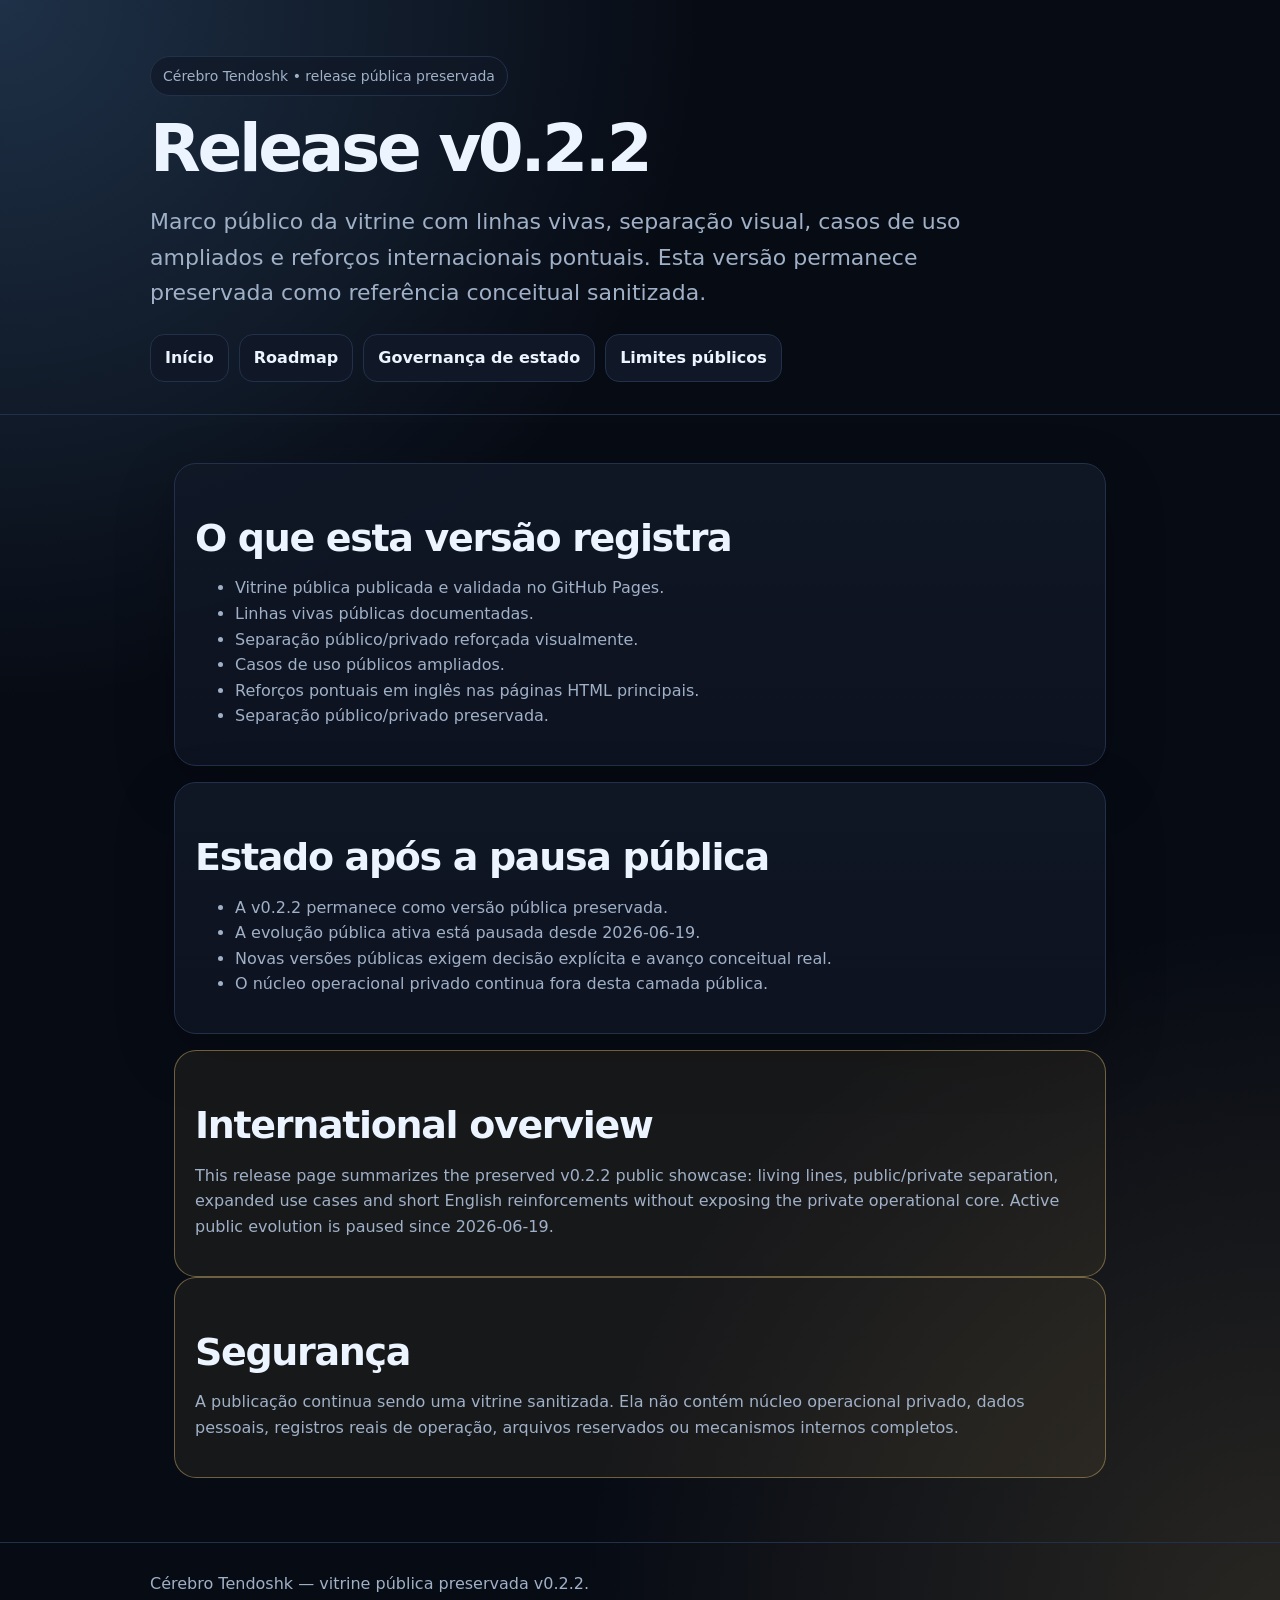
<file: site/release.html>
<!doctype html>
<html lang="pt-BR">
<head>
  <meta charset="utf-8">
  <meta name="viewport" content="width=device-width, initial-scale=1">
  <title>Release v0.2.2 — Cérebro Tendoshk</title>
  <meta name="description" content="Resumo público da release v0.2.2-public-living-lines do Cérebro Tendoshk, agora preservada como referência conceitual sanitizada.">
  <link rel="stylesheet" href="style.css">
</head>
<body>
  <header><div class="wrap">
    <div class="badge">Cérebro Tendoshk • release pública preservada</div>
    <h1>Release v0.2.2</h1>
    <p class="lead">Marco público da vitrine com linhas vivas, separação visual, casos de uso ampliados e reforços internacionais pontuais. Esta versão permanece preservada como referência conceitual sanitizada.</p>
    <nav class="nav"><a class="btn" href="index.html">Início</a><a class="btn" href="roadmap.html">Roadmap</a><a class="btn" href="governanca-de-estado.html">Governança de estado</a><a class="btn" href="limites-publicos.html">Limites públicos</a></nav>
  </div></header>
  <main class="wrap">
    <section class="card"><h2>O que esta versão registra</h2><ul><li>Vitrine pública publicada e validada no GitHub Pages.</li><li>Linhas vivas públicas documentadas.</li><li>Separação público/privado reforçada visualmente.</li><li>Casos de uso públicos ampliados.</li><li>Reforços pontuais em inglês nas páginas HTML principais.</li><li>Separação público/privado preservada.</li></ul></section>
    <section class="card"><h2>Estado após a pausa pública</h2><ul><li>A v0.2.2 permanece como versão pública preservada.</li><li>A evolução pública ativa está pausada desde 2026-06-19.</li><li>Novas versões públicas exigem decisão explícita e avanço conceitual real.</li><li>O núcleo operacional privado continua fora desta camada pública.</li></ul></section>
    <section class="notice"><h2>International overview</h2><p>This release page summarizes the preserved v0.2.2 public showcase: living lines, public/private separation, expanded use cases and short English reinforcements without exposing the private operational core. Active public evolution is paused since 2026-06-19.</p></section>
    <section class="notice"><h2>Segurança</h2><p>A publicação continua sendo uma vitrine sanitizada. Ela não contém núcleo operacional privado, dados pessoais, registros reais de operação, arquivos reservados ou mecanismos internos completos.</p></section>
  </main>
  <footer><div class="wrap">Cérebro Tendoshk — vitrine pública preservada v0.2.2.</div></footer>
</body>
</html>
</file>
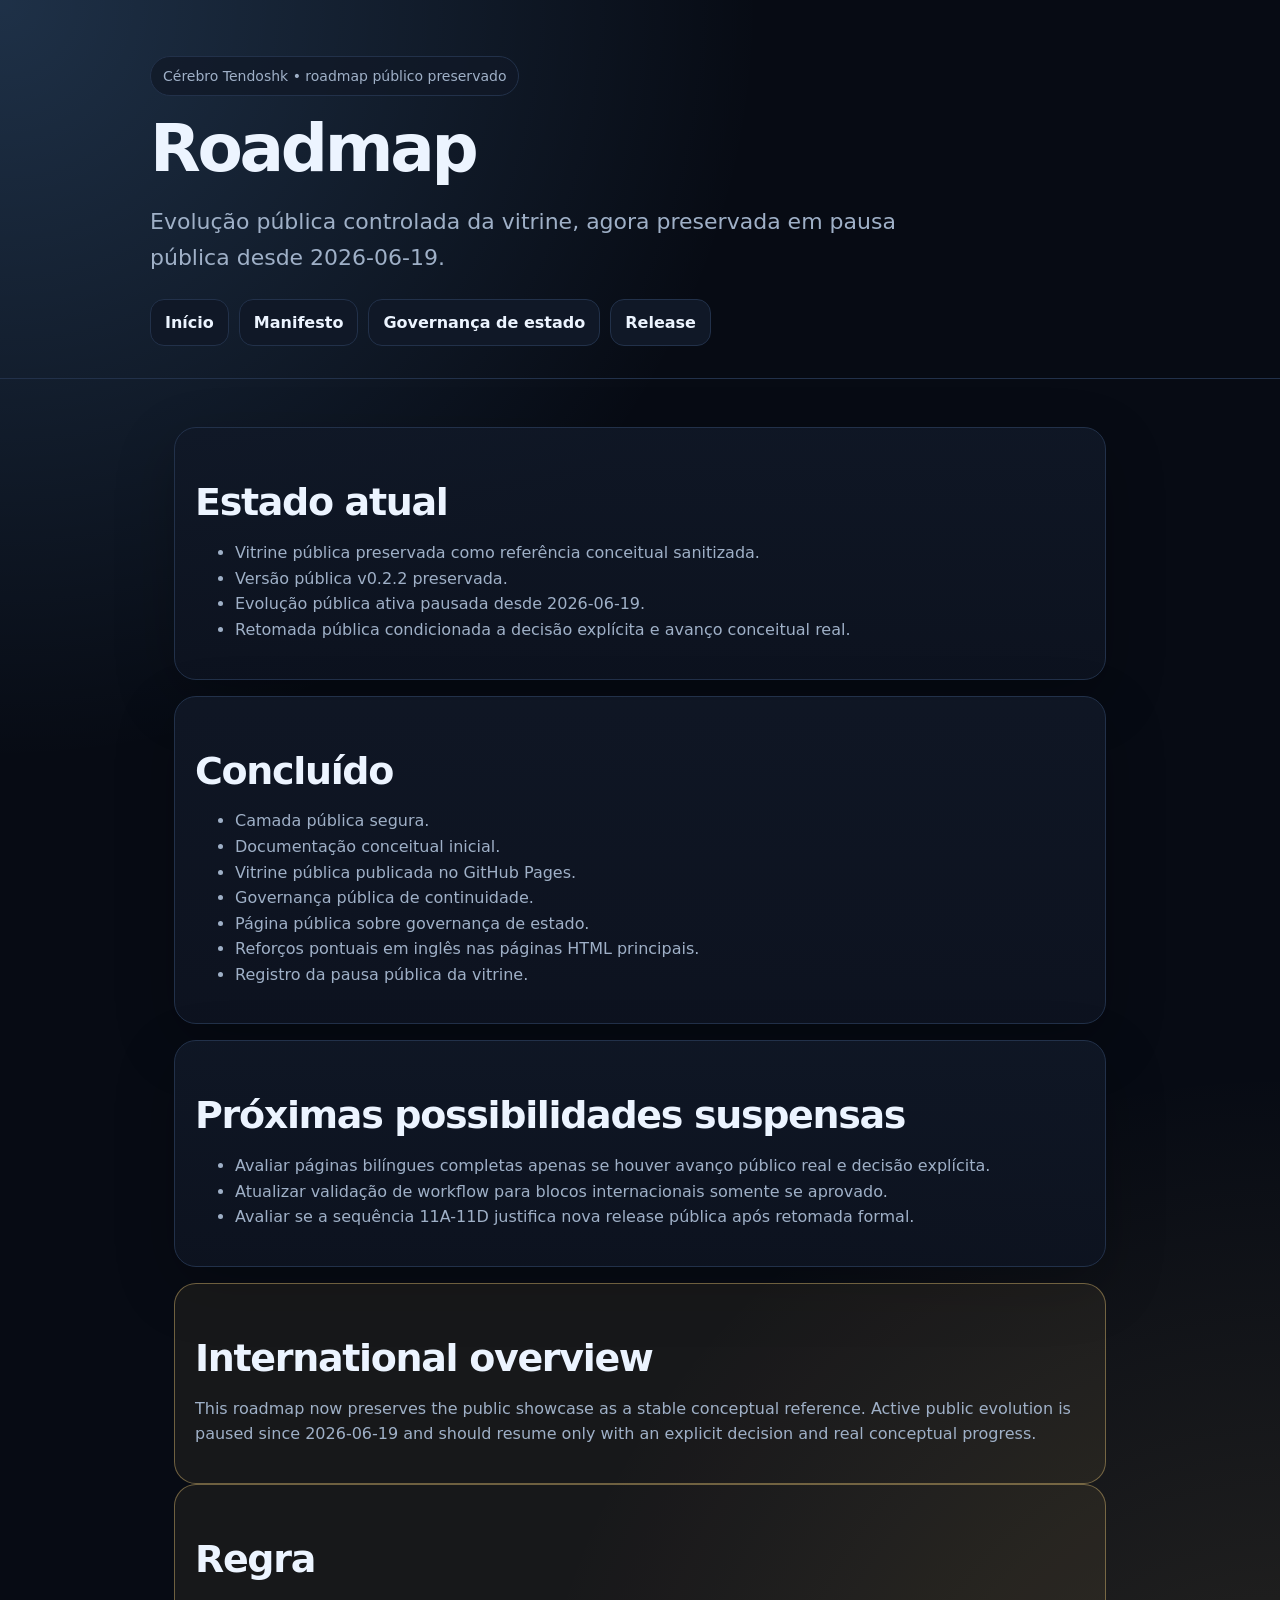
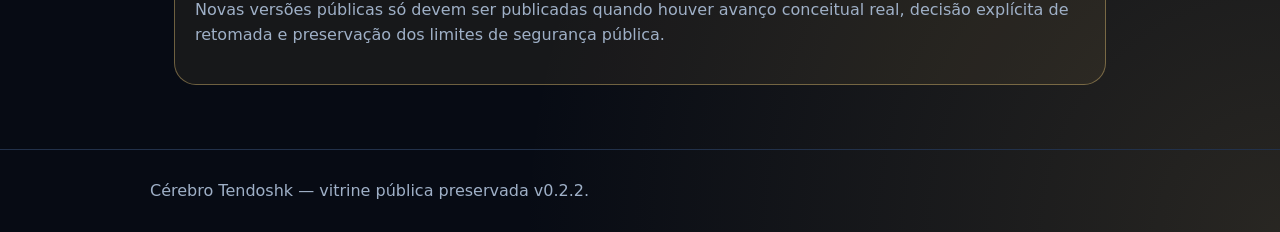
<file: site/roadmap.html>
<!doctype html>
<html lang="pt-BR">
<head>
  <meta charset="utf-8">
  <meta name="viewport" content="width=device-width, initial-scale=1">
  <title>Roadmap — Cérebro Tendoshk</title>
  <meta name="description" content="Roadmap público sanitizado do Cérebro Tendoshk em estado de vitrine preservada.">
  <link rel="stylesheet" href="style.css">
</head>
<body>
  <header><div class="wrap">
    <div class="badge">Cérebro Tendoshk • roadmap público preservado</div>
    <h1>Roadmap</h1>
    <p class="lead">Evolução pública controlada da vitrine, agora preservada em pausa pública desde 2026-06-19.</p>
    <nav class="nav"><a class="btn" href="index.html">Início</a><a class="btn" href="manifesto.html">Manifesto</a><a class="btn" href="governanca-de-estado.html">Governança de estado</a><a class="btn" href="release.html">Release</a></nav>
  </div></header>
  <main class="wrap">
    <section class="card"><h2>Estado atual</h2><ul><li>Vitrine pública preservada como referência conceitual sanitizada.</li><li>Versão pública v0.2.2 preservada.</li><li>Evolução pública ativa pausada desde 2026-06-19.</li><li>Retomada pública condicionada a decisão explícita e avanço conceitual real.</li></ul></section>
    <section class="card"><h2>Concluído</h2><ul><li>Camada pública segura.</li><li>Documentação conceitual inicial.</li><li>Vitrine pública publicada no GitHub Pages.</li><li>Governança pública de continuidade.</li><li>Página pública sobre governança de estado.</li><li>Reforços pontuais em inglês nas páginas HTML principais.</li><li>Registro da pausa pública da vitrine.</li></ul></section>
    <section class="card"><h2>Próximas possibilidades suspensas</h2><ul><li>Avaliar páginas bilíngues completas apenas se houver avanço público real e decisão explícita.</li><li>Atualizar validação de workflow para blocos internacionais somente se aprovado.</li><li>Avaliar se a sequência 11A-11D justifica nova release pública após retomada formal.</li></ul></section>
    <section class="notice"><h2>International overview</h2><p>This roadmap now preserves the public showcase as a stable conceptual reference. Active public evolution is paused since 2026-06-19 and should resume only with an explicit decision and real conceptual progress.</p></section>
    <section class="notice"><h2>Regra</h2><p>Novas versões públicas só devem ser publicadas quando houver avanço conceitual real, decisão explícita de retomada e preservação dos limites de segurança pública.</p></section>
  </main>
  <footer><div class="wrap">Cérebro Tendoshk — vitrine pública preservada v0.2.2.</div></footer>
</body>
</html>
</file>
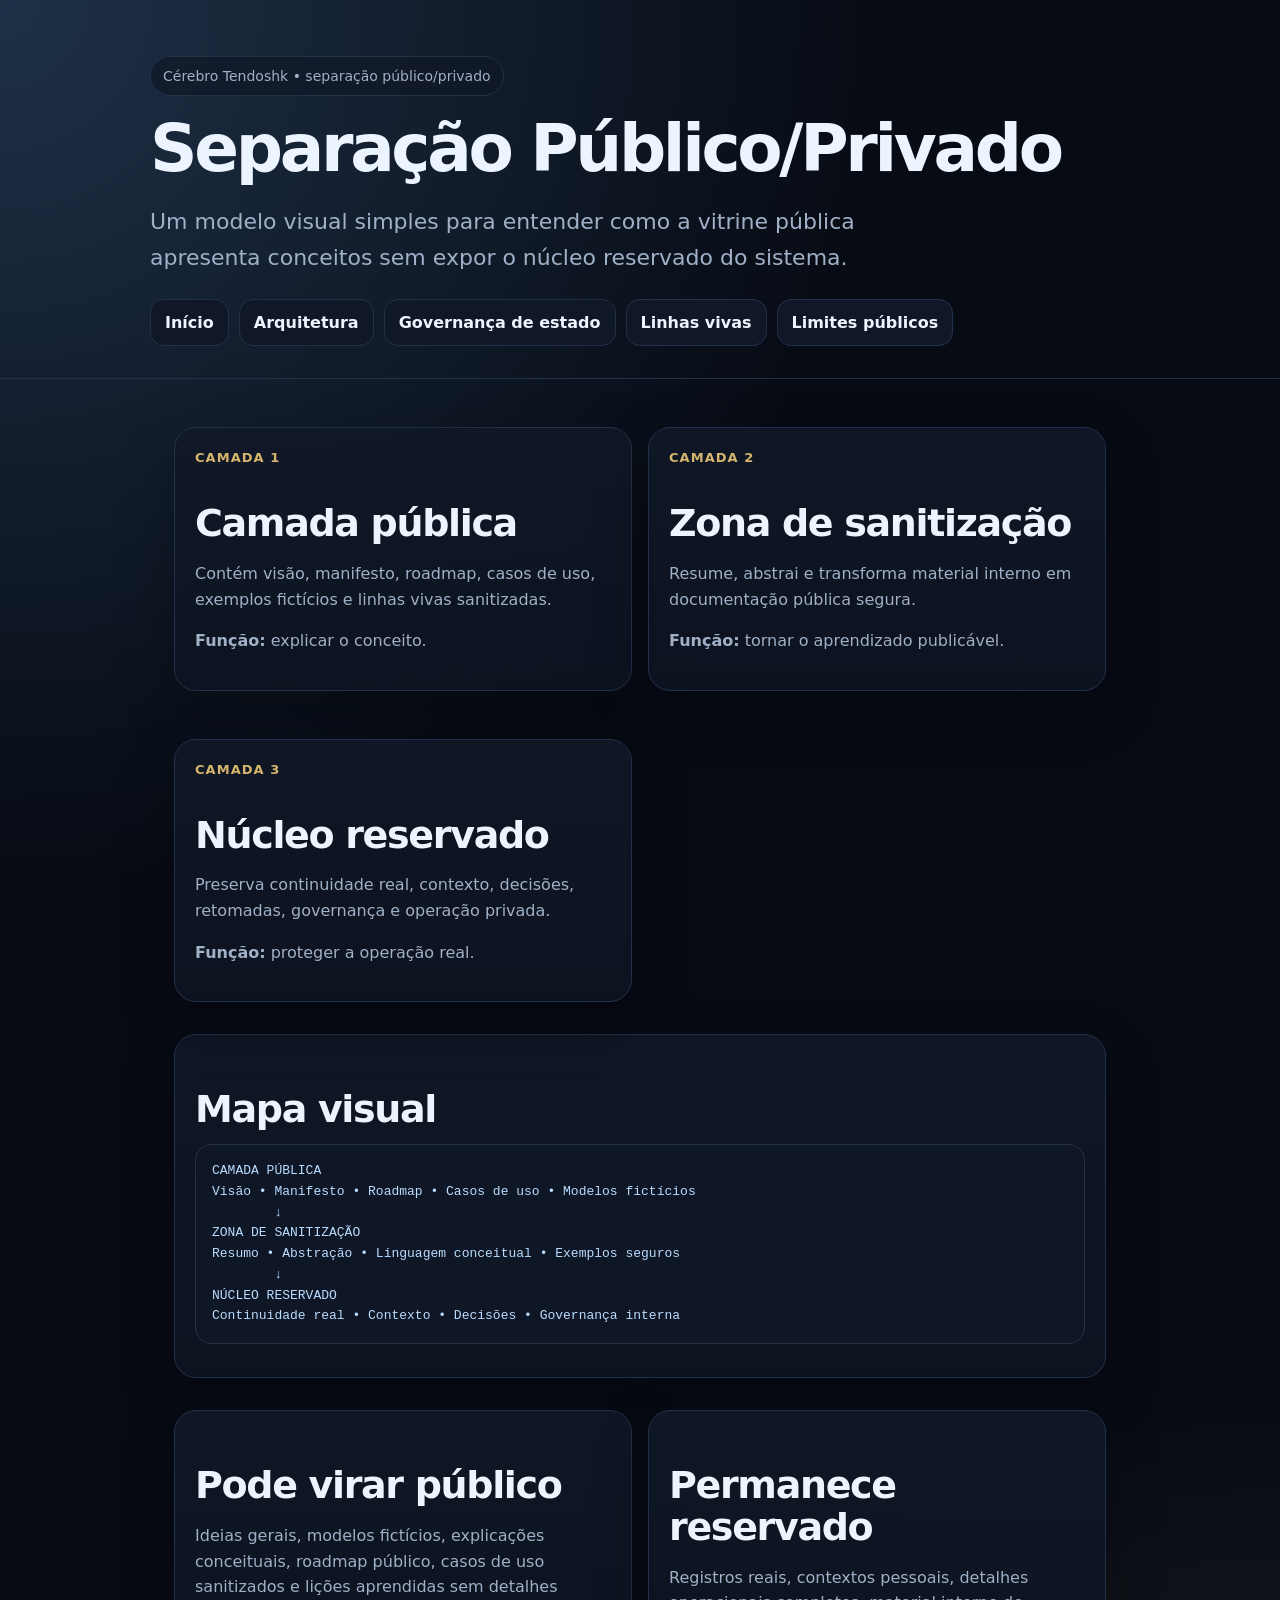
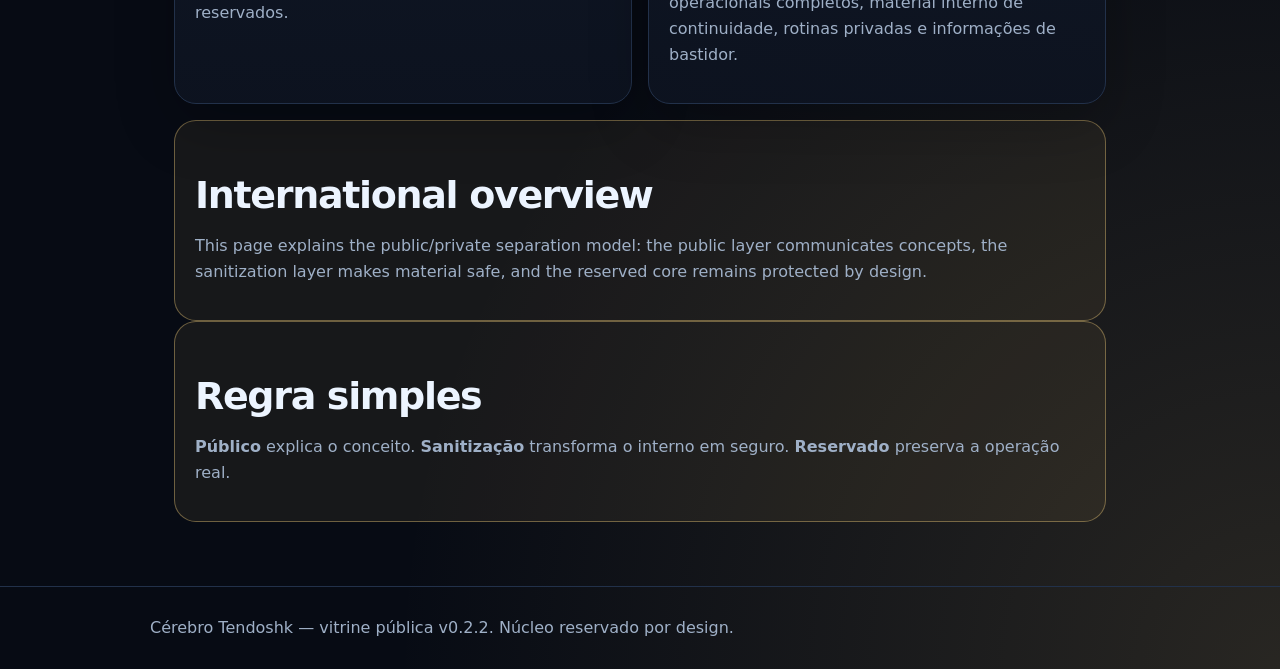
<file: site/separacao-publico-privado.html>
<!doctype html>
<html lang="pt-BR">
<head>
  <meta charset="utf-8">
  <meta name="viewport" content="width=device-width, initial-scale=1">
  <title>Separação Público/Privado — Cérebro Tendoshk</title>
  <meta name="description" content="Modelo visual público e sanitizado da separação entre vitrine pública, zona de sanitização e núcleo reservado do Cérebro Tendoshk.">
  <link rel="stylesheet" href="style.css">
</head>
<body>
  <header><div class="wrap">
    <div class="badge">Cérebro Tendoshk • separação público/privado</div>
    <h1>Separação Público/Privado</h1>
    <p class="lead">Um modelo visual simples para entender como a vitrine pública apresenta conceitos sem expor o núcleo reservado do sistema.</p>
    <nav class="nav"><a class="btn" href="index.html">Início</a><a class="btn" href="arquitetura.html">Arquitetura</a><a class="btn" href="governanca-de-estado.html">Governança de estado</a><a class="btn" href="linhas-vivas.html">Linhas vivas</a><a class="btn" href="limites-publicos.html">Limites públicos</a></nav>
  </div></header>
  <main class="wrap">
    <section class="grid">
      <article class="card"><div class="kicker">Camada 1</div><h2>Camada pública</h2><p>Contém visão, manifesto, roadmap, casos de uso, exemplos fictícios e linhas vivas sanitizadas.</p><p><strong>Função:</strong> explicar o conceito.</p></article>
      <article class="card"><div class="kicker">Camada 2</div><h2>Zona de sanitização</h2><p>Resume, abstrai e transforma material interno em documentação pública segura.</p><p><strong>Função:</strong> tornar o aprendizado publicável.</p></article>
      <article class="card"><div class="kicker">Camada 3</div><h2>Núcleo reservado</h2><p>Preserva continuidade real, contexto, decisões, retomadas, governança e operação privada.</p><p><strong>Função:</strong> proteger a operação real.</p></article>
    </section>

    <section class="card"><h2>Mapa visual</h2><pre><code>CAMADA PÚBLICA
Visão • Manifesto • Roadmap • Casos de uso • Modelos fictícios
        ↓
ZONA DE SANITIZAÇÃO
Resumo • Abstração • Linguagem conceitual • Exemplos seguros
        ↓
NÚCLEO RESERVADO
Continuidade real • Contexto • Decisões • Governança interna</code></pre></section>

    <section class="grid">
      <article class="card"><h2>Pode virar público</h2><p>Ideias gerais, modelos fictícios, explicações conceituais, roadmap público, casos de uso sanitizados e lições aprendidas sem detalhes reservados.</p></article>
      <article class="card"><h2>Permanece reservado</h2><p>Registros reais, contextos pessoais, detalhes operacionais completos, material interno de continuidade, rotinas privadas e informações de bastidor.</p></article>
    </section>

    <section class="notice"><h2>International overview</h2><p>This page explains the public/private separation model: the public layer communicates concepts, the sanitization layer makes material safe, and the reserved core remains protected by design.</p></section>
    <section class="notice"><h2>Regra simples</h2><p><strong>Público</strong> explica o conceito. <strong>Sanitização</strong> transforma o interno em seguro. <strong>Reservado</strong> preserva a operação real.</p></section>
  </main>
  <footer><div class="wrap">Cérebro Tendoshk — vitrine pública v0.2.2. Núcleo reservado por design.</div></footer>
</body>
</html>
</file>
<file: site/style.css>
:root { color-scheme: dark; --bg: #070b14; --panel: #101827; --text: #ecf4ff; --muted: #9fb0c7; --line: #22314a; --accent: #71b7ff; --accent-2: #d6b56d; --good: #8ee6a8; }
* { box-sizing: border-box; }
body { margin: 0; font-family: Inter, ui-sans-serif, system-ui, -apple-system, BlinkMacSystemFont, "Segoe UI", sans-serif; background: radial-gradient(circle at top left, rgba(113,183,255,.22), transparent 34%), radial-gradient(circle at bottom right, rgba(214,181,109,.16), transparent 34%), var(--bg); color: var(--text); line-height: 1.6; }
a { color: var(--accent); text-decoration: none; }
a:hover { text-decoration: underline; }
header { padding: 56px 24px 32px; border-bottom: 1px solid var(--line); }
main { padding: 32px 24px 64px; }
footer { border-top: 1px solid var(--line); padding: 28px 24px; color: var(--muted); }
.wrap { max-width: 980px; margin: 0 auto; }
.badge { display: inline-flex; gap: 8px; align-items: center; border: 1px solid var(--line); background: rgba(16,24,39,.76); color: var(--muted); border-radius: 999px; padding: 8px 12px; font-size: 14px; }
h1 { font-size: clamp(36px, 6vw, 66px); line-height: 1; margin: 20px 0 14px; letter-spacing: -0.05em; }
h2 { font-size: clamp(24px, 4vw, 38px); line-height: 1.1; margin: 34px 0 12px; letter-spacing: -0.035em; }
h3 { margin: 24px 0 8px; }
p, li { color: var(--muted); }
.lead { color: var(--muted); max-width: 820px; font-size: clamp(18px, 2.2vw, 22px); }
.nav { display: flex; flex-wrap: wrap; gap: 10px; margin-top: 24px; }
.btn { display: inline-flex; align-items: center; justify-content: center; padding: 10px 14px; border-radius: 14px; border: 1px solid var(--line); background: var(--panel); color: var(--text); font-weight: 700; }
.btn.primary { border-color: rgba(113,183,255,.55); background: linear-gradient(135deg, rgba(113,183,255,.22), rgba(214,181,109,.12)); }
.card { border: 1px solid var(--line); background: linear-gradient(180deg, rgba(16,24,39,.88), rgba(13,19,32,.92)); border-radius: 22px; padding: 20px; box-shadow: 0 20px 60px rgba(0,0,0,.24); margin: 16px 0; }
.grid { display: grid; grid-template-columns: repeat(2, minmax(0, 1fr)); gap: 16px; }
.kicker { color: var(--accent-2); font-weight: 800; letter-spacing: .08em; text-transform: uppercase; font-size: 13px; }
.notice { border: 1px solid rgba(214,181,109,.46); background: rgba(214,181,109,.08); border-radius: 22px; padding: 20px; }
code, pre { color: #b9dcff; }
pre { overflow: auto; border: 1px solid var(--line); border-radius: 16px; padding: 16px; background: rgba(16,24,39,.7); }
table { width: 100%; border-collapse: collapse; margin: 18px 0; }
th, td { border: 1px solid var(--line); padding: 10px; vertical-align: top; }
th { color: var(--text); background: rgba(113,183,255,.1); }
@media (max-width: 760px) { .grid { grid-template-columns: 1fr; } header { padding-top: 42px; } }
</file>
